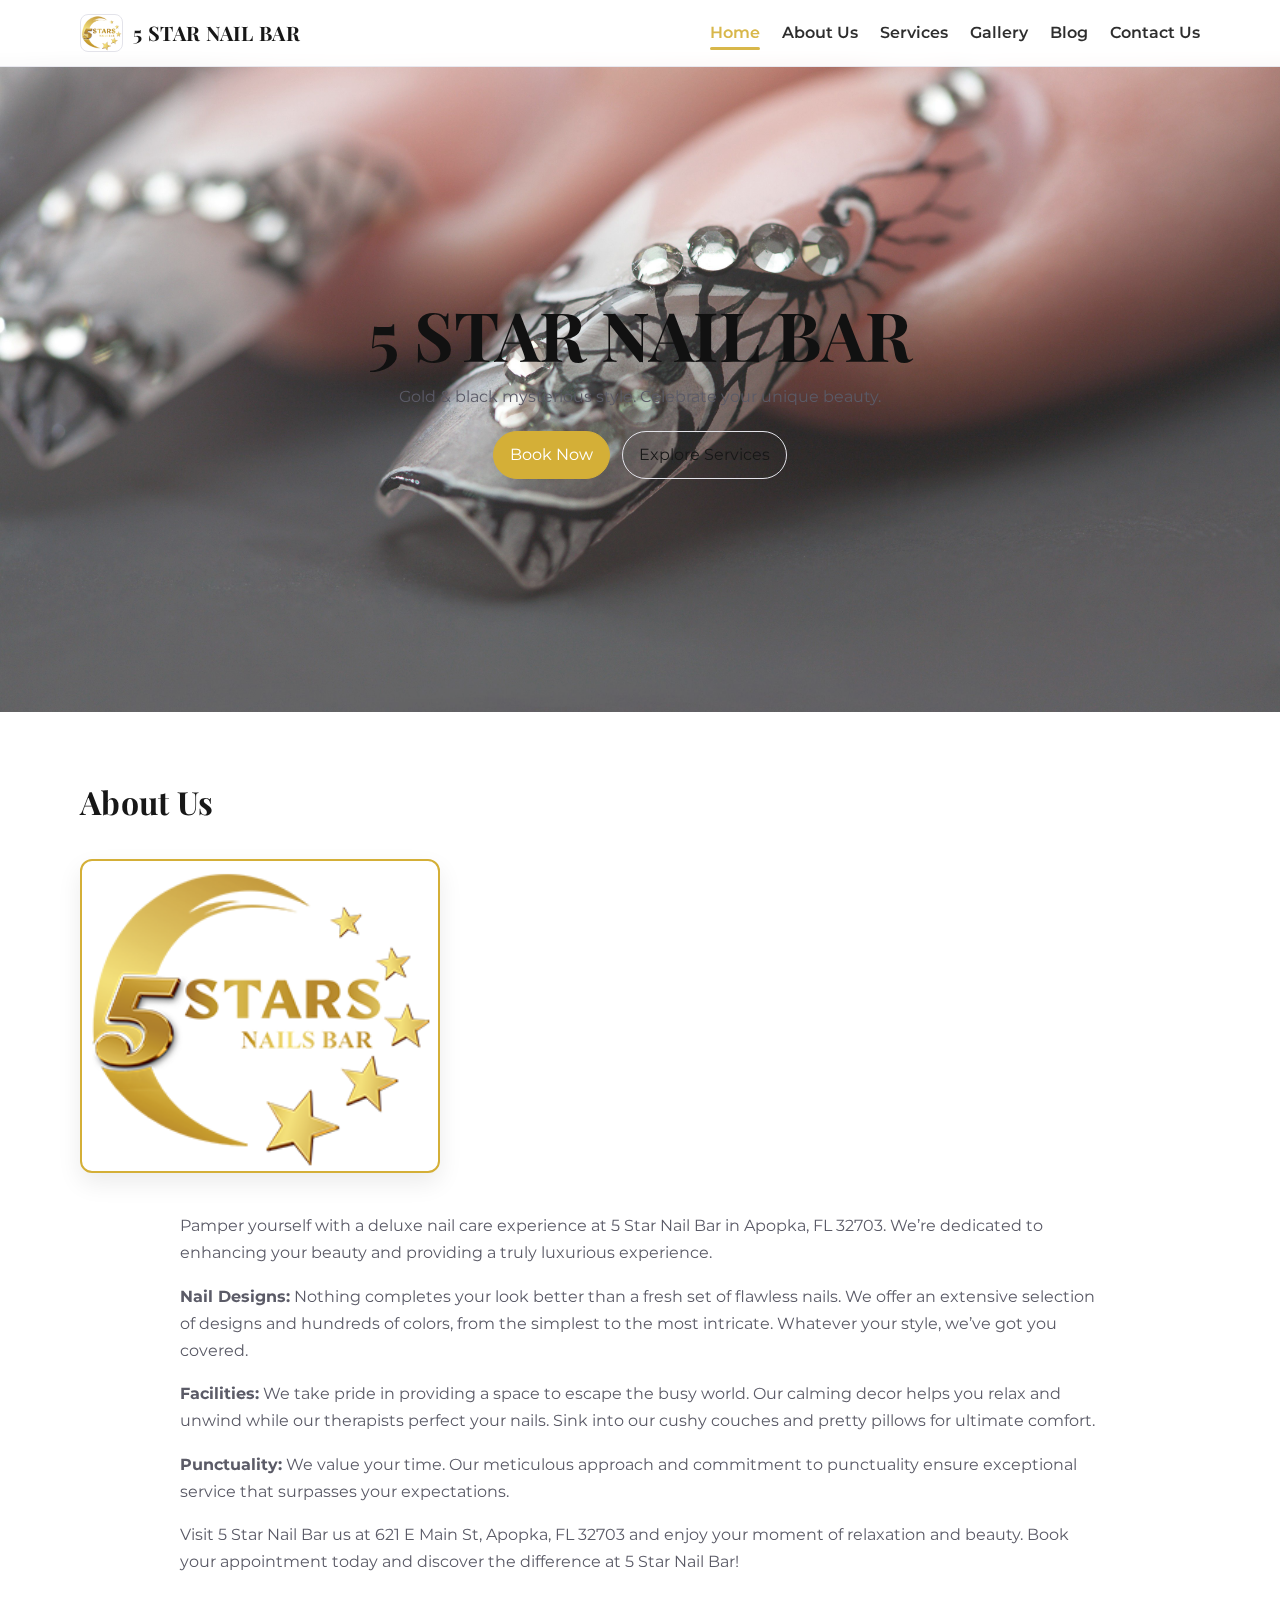
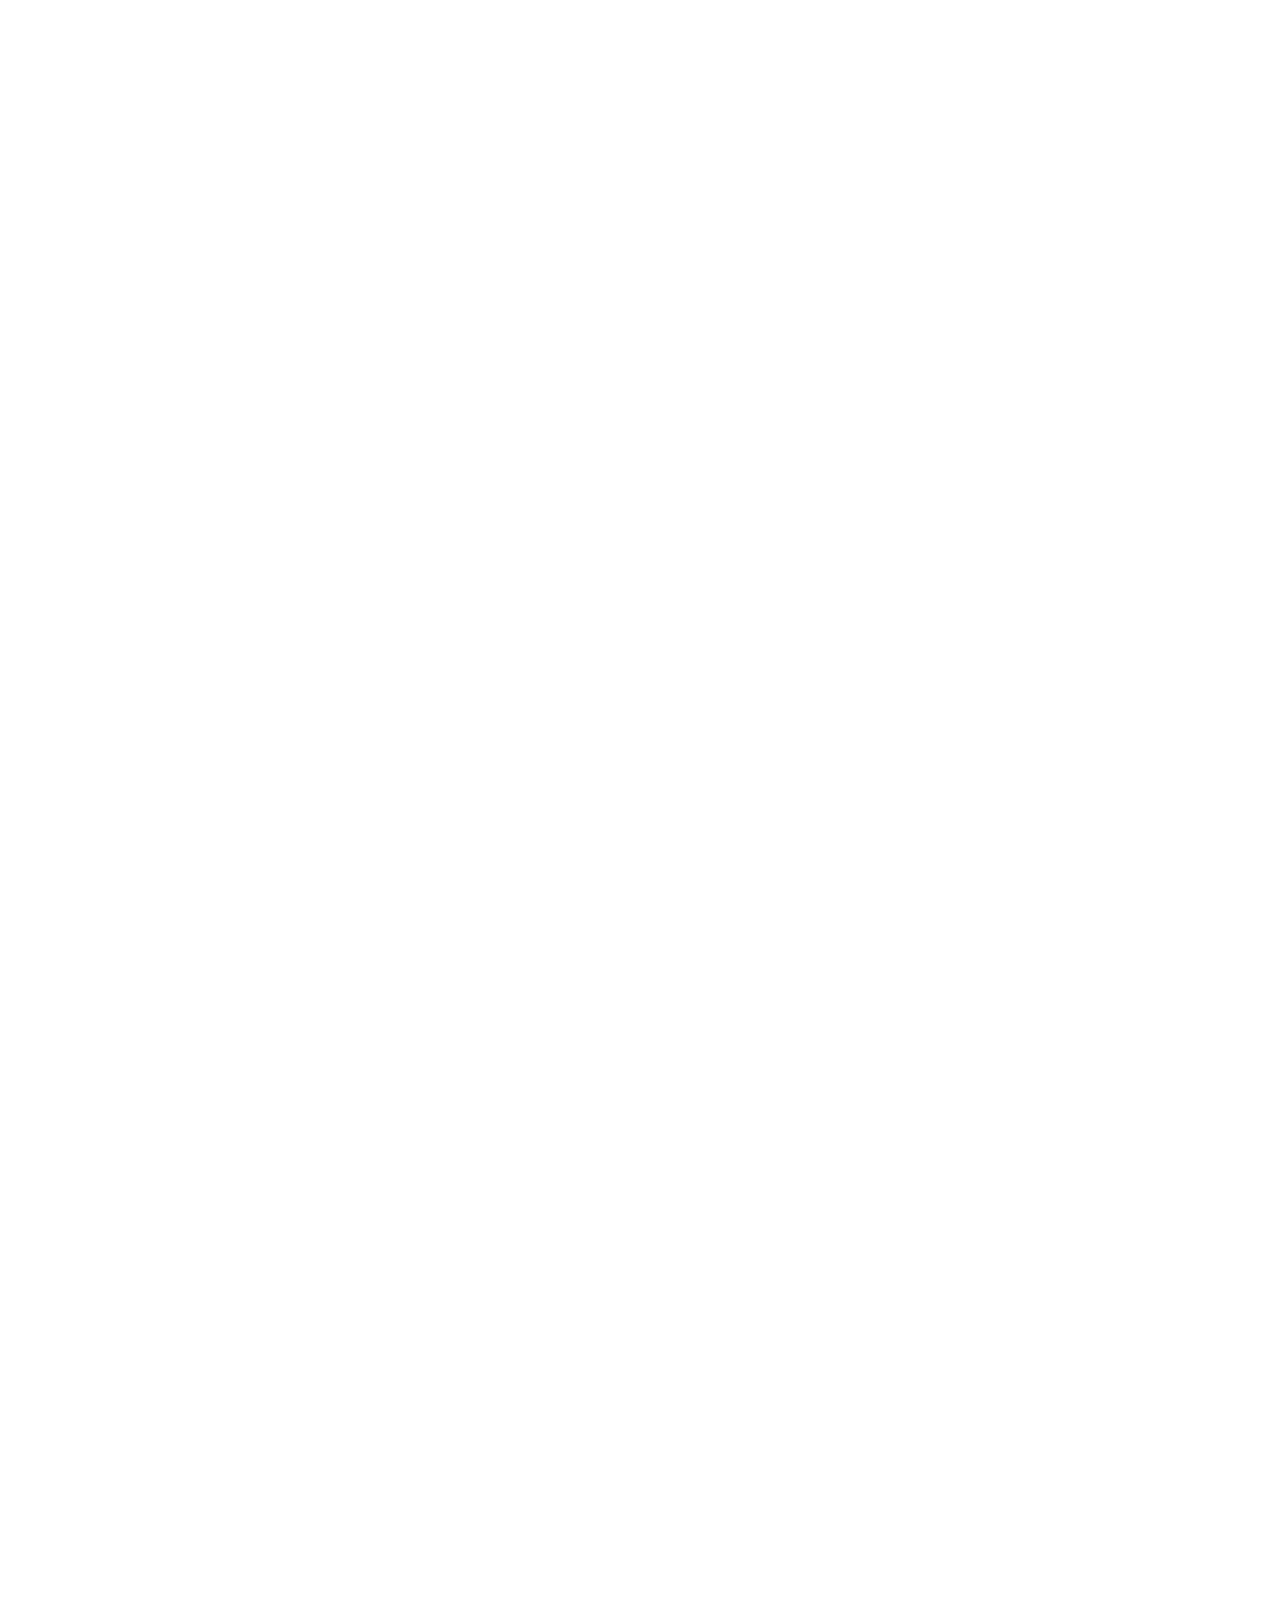
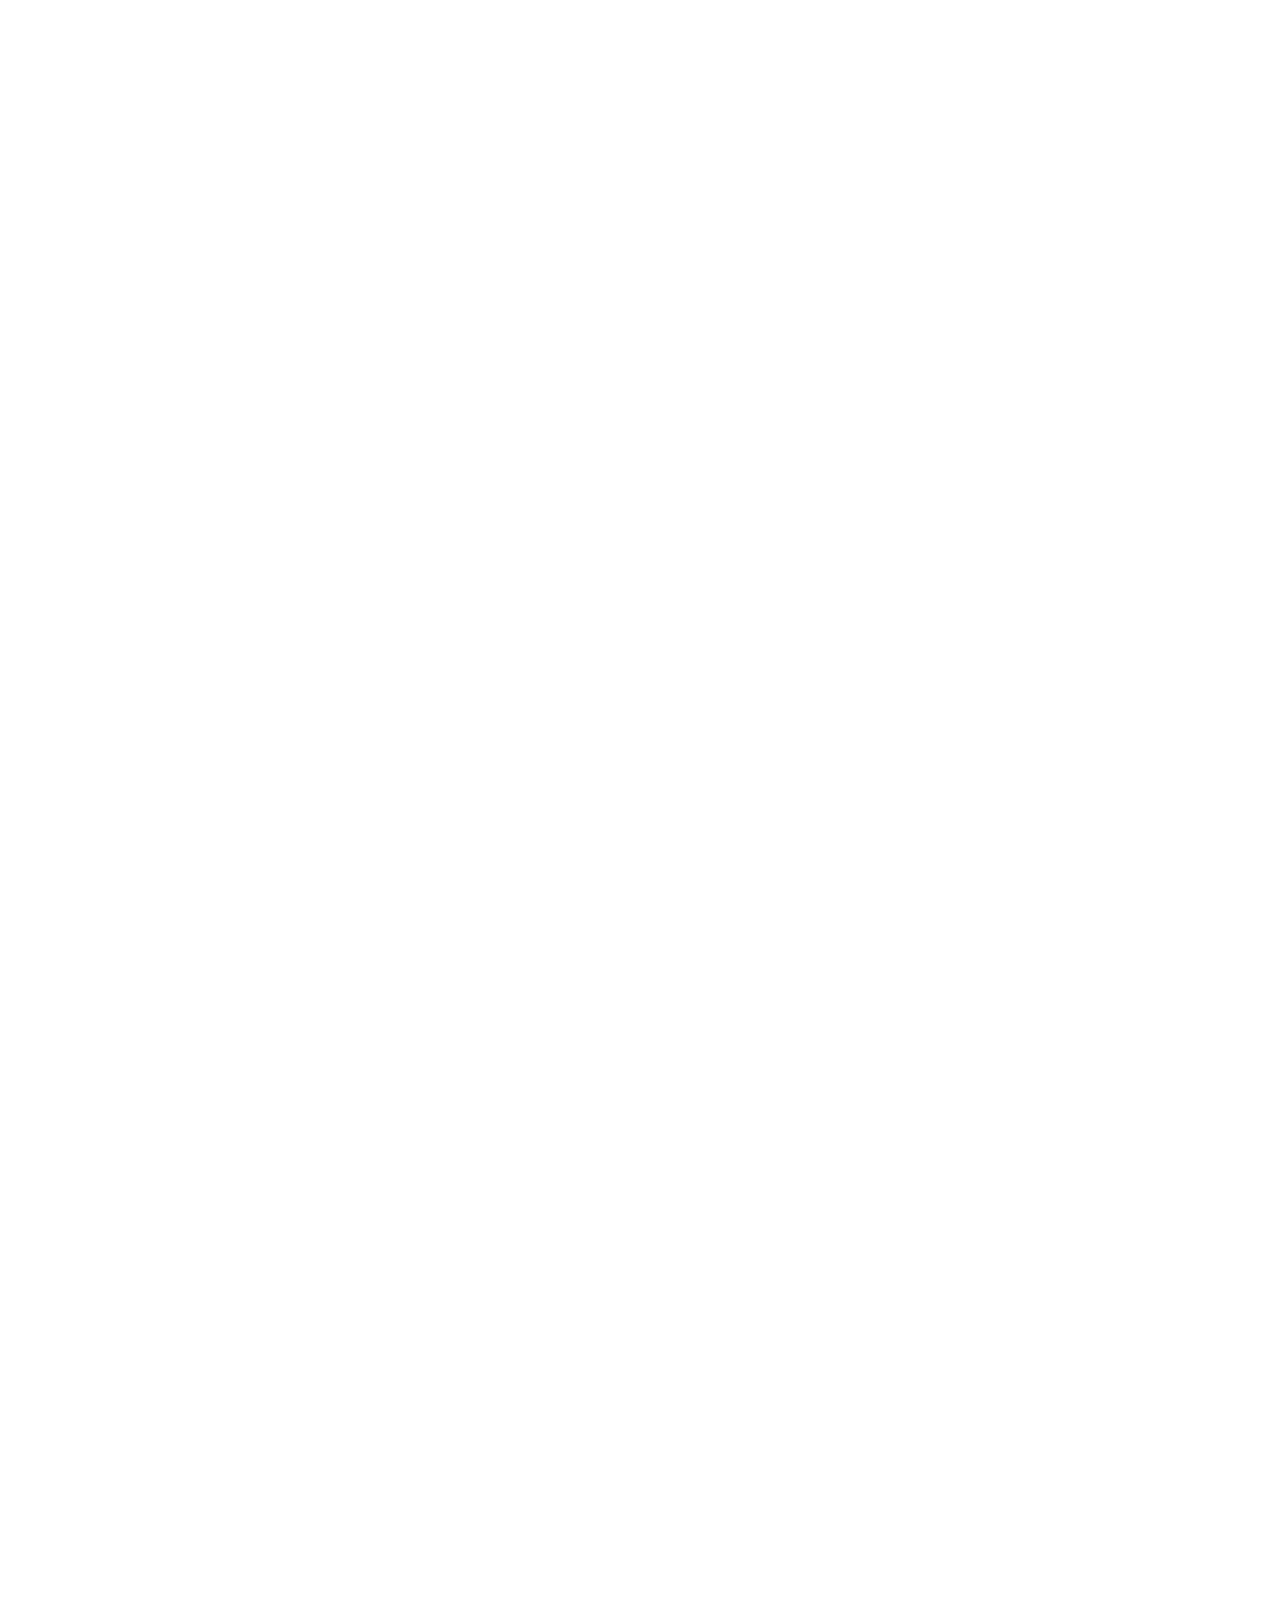
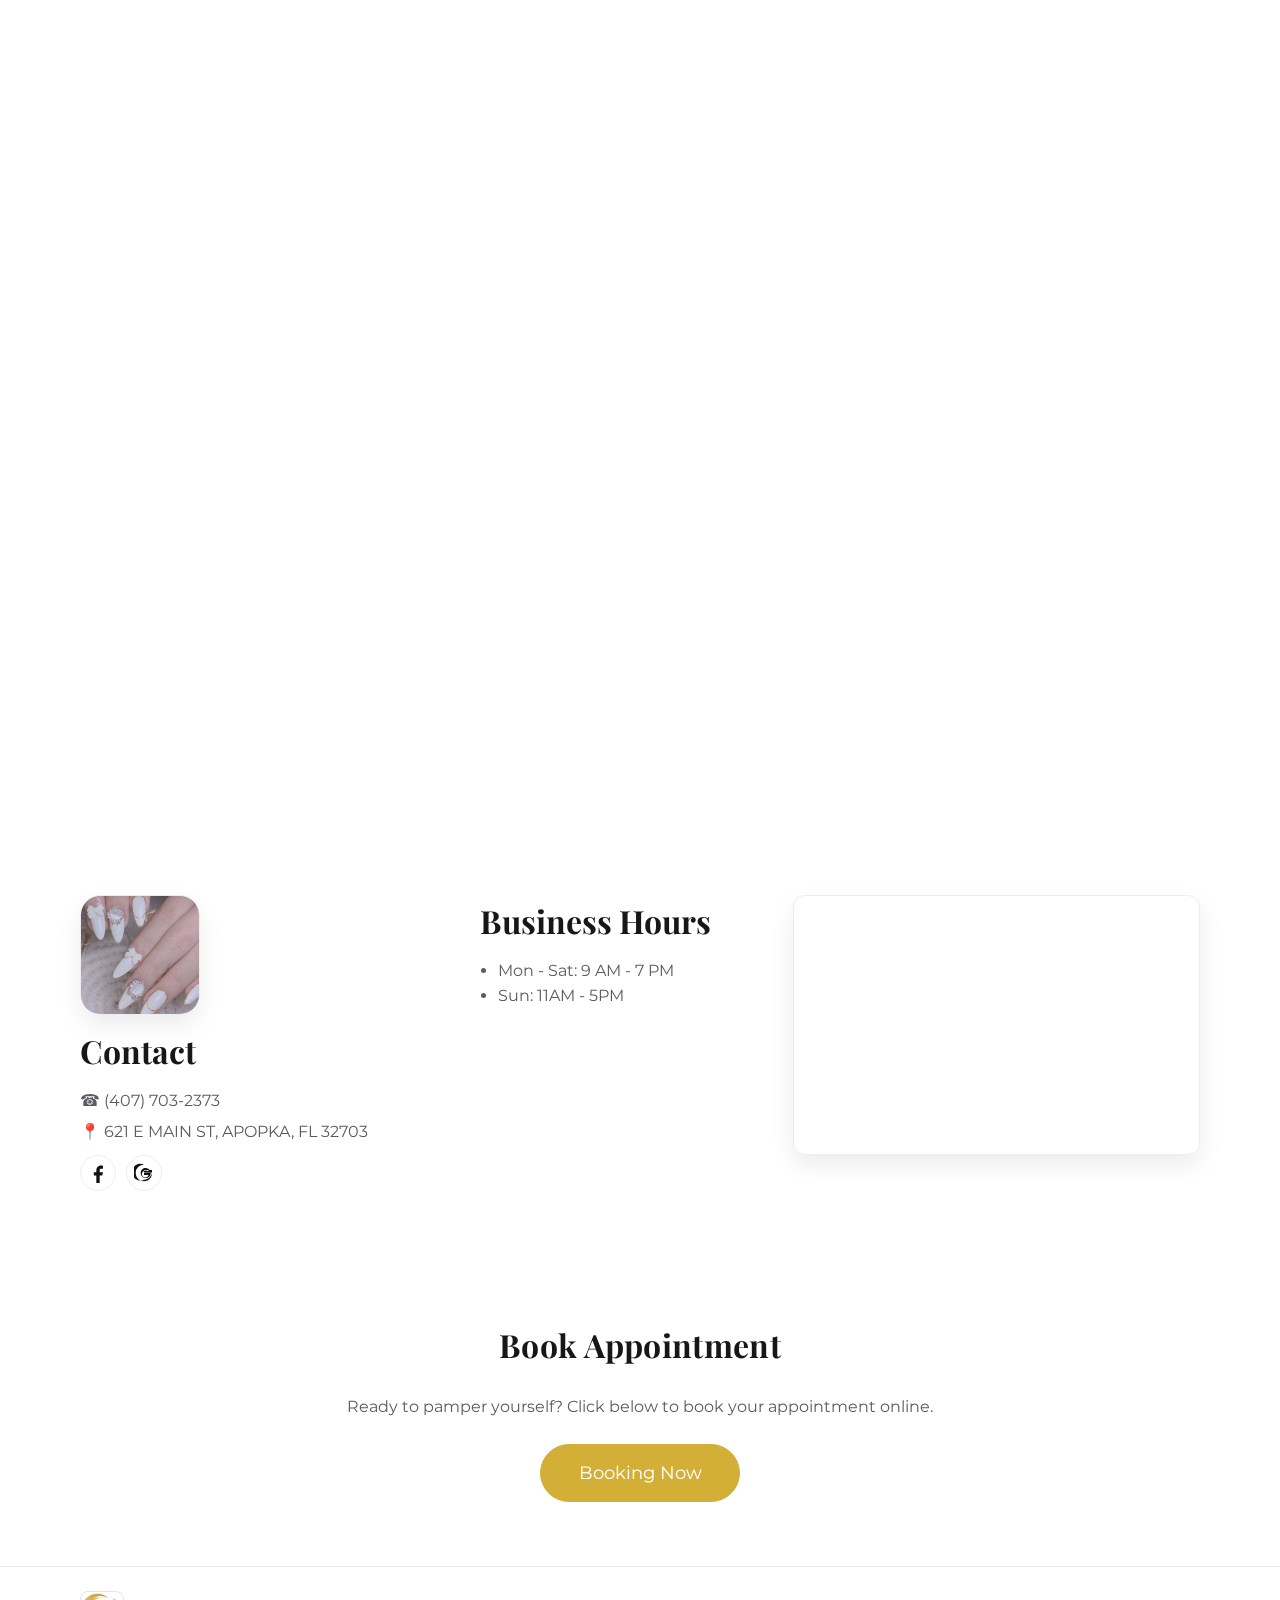
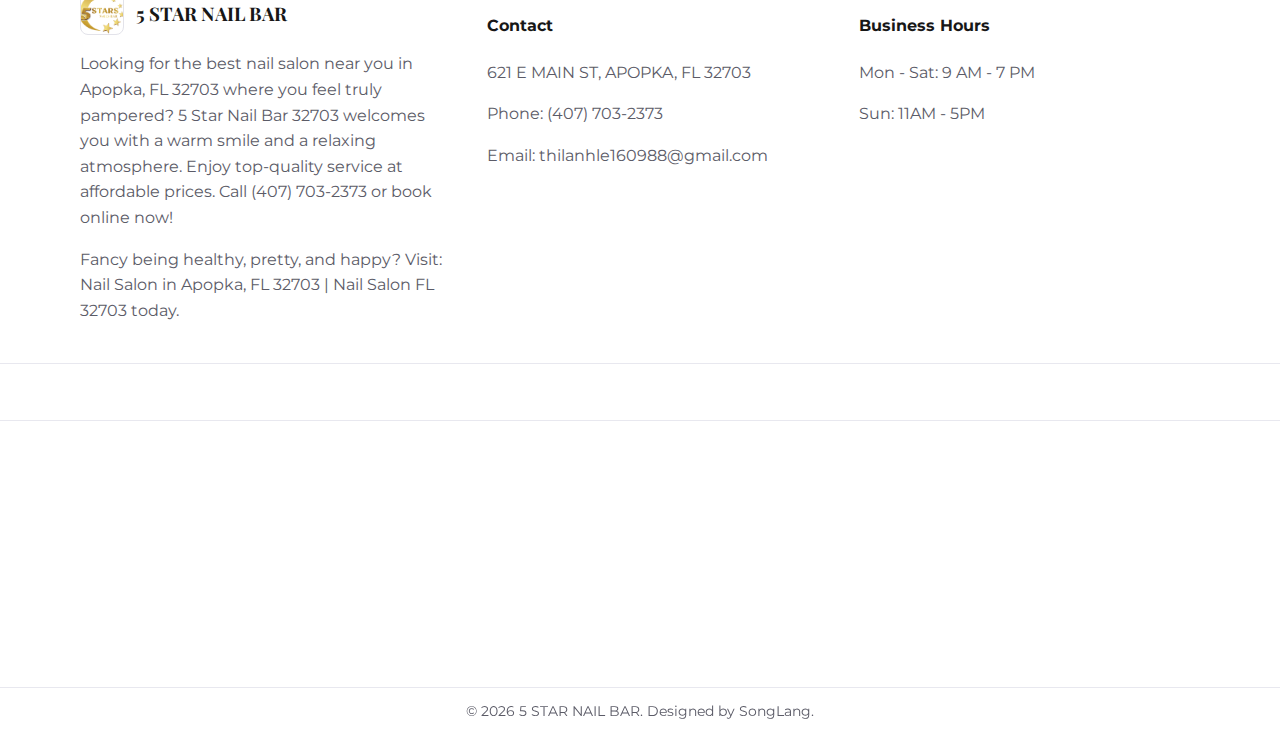
<file: index.html>
<!DOCTYPE html>
<html lang="en">
<head>
    <meta charset="utf-8">
    <meta name="viewport" content="width=device-width, initial-scale=1, maximum-scale=5, user-scalable=yes">
    <title>5 STAR NAIL BAR - Premium Nail Services in USA</title>
    <meta name="description" content="Premium nail salon with gold & black mysterious style. Adult services: nail art, hand care, skin care, nail care. Kids: nail polish, nail care, facial care.">
    <meta name="theme-color" content="#0b0b0e">
    <meta name="apple-mobile-web-app-capable" content="yes">
    <meta name="apple-mobile-web-app-status-bar-style" content="black-translucent">
    <link rel="manifest" href="manifest.webmanifest">
    <link rel="apple-touch-icon" href="icon-192.png">
    <link rel="preconnect" href="https://fonts.googleapis.com">
    <link rel="preconnect" href="https://fonts.gstatic.com" crossorigin>
    <link href="https://fonts.googleapis.com/css2?family=Montserrat:wght@400;500;600;700&family=Playfair+Display:wght@600;700&display=swap" rel="stylesheet">
    <link rel="icon" href="favicon.svg" type="image/svg+xml">
    <link rel="icon" href="logo.jpg" type="image/jpeg">
    <style>
/* Light theme */
:root {
  --bg: #ffffff;
  --bg-elev: #fbfbfc;
  --text: #171717;
  --muted: #5b5b67;
  --gold: #d4af37;
  --gold-2: #b88a2e;
  --shadow: 0 10px 24px rgba(0,0,0,.08);
  --radius: 14px;
  --radius-sm: 10px;
  --container: 1120px;
}

* { box-sizing: border-box; }
html, body { height: 100%; }
 body { margin: 0; background: #ffffff url('anhnen.jpg') center / cover no-repeat; background-attachment: fixed; color: var(--text); font-family: Montserrat, system-ui, -apple-system, Segoe UI, Roboto, Arial, sans-serif; line-height: 1.6; position: relative; animation: pageFade .6s ease both; padding-top: 64px; }
@media (max-width: 680px) {
  body { background-attachment: scroll; }
}
/* White overlay above background image for entire page */
body::before { content: ""; position: fixed; inset: 0; background: #ffffff; opacity: 1; pointer-events: none; z-index: 0; }
/* Ensure content is above the white overlay */
.site-header, .hero, .section, .site-footer { position: relative; z-index: 1; }

.container { width: min(var(--container), 92%); margin: 0 auto; }

/* Header */
.site-header { position: fixed; top: 0; left: 0; right: 0; z-index: 1000; background: rgba(255,255,255,.85); backdrop-filter: blur(8px); border-bottom: 1px solid #e8e8ef; }
.header-inner { display: flex; align-items: center; justify-content: space-between; padding: 14px 0; }
.brand { display: inline-flex; align-items: center; gap: 10px; text-decoration: none; color: var(--text); }
.brand-mark { display: none; }
.brand-logo { height: 38px; width: auto; object-fit: contain; border-radius: 8px; border: 1px solid #e3e3ea; background: #fff; }
.brand-name { font-family: "Playfair Display", serif; font-weight: 700; font-size: 20px; letter-spacing: .3px; }

.nav-toggle { display: none; background: transparent; color: var(--text); border: 1px solid #e3e3ea; padding: 6px 10px; border-radius: 8px; }
.nav-menu { list-style: none; margin: 0; padding: 0; display: flex; gap: 22px; align-items: center; }
.nav-menu a { color: var(--text); text-decoration: none; font-weight: 600; opacity: .9; position: relative; padding-bottom: 10px; }
.nav-menu a.active { color: var(--gold); }
.nav-menu a.active::after { content: ""; position: absolute; left: 0; right: 0; bottom: 2px; height: 3px; background: var(--gold); border-radius: 2px; }
.nav-menu a:hover { color: #111; }

.btn { display: inline-block; padding: 10px 16px; border-radius: 999px; border: 1px solid #e3e3ea; text-decoration: none; color: var(--text); transition: transform .15s ease, background .2s ease, color .2s ease, box-shadow .2s ease; }
.btn:hover { transform: translateY(-2px); box-shadow: 0 10px 20px rgba(0,0,0,.12); }
.btn-gold { background: var(--gold); color: #fff; border-color: var(--gold); }
.btn-gold:hover { background: var(--gold-2); }
.btn-outline { background: transparent; color: var(--text); }
.btn-block { width: 100%; text-align: center; }

/* Hero */
.hero { position: relative; min-height: 72vh; display: grid; place-items: center; }
.hero-img { position: absolute; inset: 0; width: 100%; height: 100%; object-fit: cover; opacity: .85; pointer-events: none; }
.hero-inner { position: relative; text-align: center; padding: 64px 0; }
.hero h1 { font-family: "Playfair Display", serif; font-size: clamp(42px, 6vw, 68px); line-height: 1.1; margin: 0 0 12px; color: #111; }
.glow { color: #111; text-shadow: none; }
.hero p { color: var(--muted); margin: 0 auto 22px; max-width: 820px; }
.hero-cta { display: flex; gap: 12px; justify-content: center; }
.hero-gradient { display: none; }

/* Sections */
.section { padding: 64px 0; }
.section-title { font-family: "Playfair Display", serif; font-size: 32px; margin: 0 0 24px; letter-spacing: .3px; }
 /* Global reveal animation */
 @keyframes pageFade { from { opacity: 0 } to { opacity: 1 } }
 .reveal { opacity: 0; transform: translateY(18px); transition: opacity .7s ease, transform .7s ease; }
 .reveal.visible { opacity: 1; transform: translateY(0); }
 @media (prefers-reduced-motion: reduce) {
   body { animation: none; }
   .reveal { opacity: 1; transform: none; transition: none; }
 }
/* About showcase image */
.about-photo { width: 360px; max-width: 100%; height: auto; border-radius: 12px; border: 2px solid var(--gold); background: #fff; box-shadow: var(--shadow); margin: 8px 0 16px; }

/* Cards */
.cards { display: grid; grid-template-columns: repeat(3, 1fr); gap: 18px; }
.card { background: #fff; border: 1px solid #ececf2; border-radius: var(--radius); padding: 18px; box-shadow: var(--shadow); }
.card h3 { margin: 0 0 6px; }
.card p { margin: 0; color: var(--muted); }
.card-img { width: 100%; aspect-ratio: 16/9; object-fit: cover; border-radius: 10px; margin-bottom: 10px; border: 1px solid rgba(212,175,55,.22); display: block; }

/* Audience tabs */
.tabs { display: inline-flex; gap: 8px; background: #f6f6f8; border: 1px solid #ececf2; padding: 6px; border-radius: 999px; }
.tab { background: transparent; color: var(--text); border: none; padding: 8px 14px; border-radius: 999px; cursor: pointer; font-weight: 600; }
.tab.active { background: #111; color: #fff; border: 1px solid #111; }
.tab-panels { margin-top: 18px; }
.tab-panel { display: none; }
.tab-panel.active { display: block; }
.grid { display: grid; grid-template-columns: repeat(2, 1fr); gap: 18px; }
.service-item { background: var(--bg-elev); border: 1px solid #ececf2; border-radius: var(--radius); padding: 16px; }
.service-item h3 { margin: 0 0 10px; color: #111; }
.service-item ul { margin: 0; padding-left: 18px; color: var(--muted); }

/* Pricing */
.pricing .price-grid { display: grid; grid-template-columns: repeat(4, 1fr); gap: 18px; }
.price-card { background: #fff; border: 1px solid #ececf2; border-radius: var(--radius); padding: 18px; text-align: center; box-shadow: var(--shadow); }
.price { font-size: 28px; margin: 8px 0 6px; color: #111; font-weight: 700; }
/* Pricing menu images */
.menu-images { display: grid; grid-template-columns: 1fr 1fr; gap: 12px; margin-top: 14px; }
.menu-images img { width: 100%; display: block; border: 1px solid #ececf2; border-radius: 12px; box-shadow: var(--shadow); background: #fff; }

/* Gallery */
.gallery-grid { display: grid; grid-template-columns: repeat(3, 1fr); gap: 10px; }
.tile { aspect-ratio: 4/3; border-radius: var(--radius-sm); overflow: hidden; border: 1px solid #ececf2; box-shadow: var(--shadow); background: #f7f7fb; }
.gallery-img { width: 100%; height: 100%; object-fit: cover; display: block; filter: saturate(1.05) contrast(1.02); }

/* Contact */
.contact { position: relative; }
.contact::before { content: ""; position: absolute; inset: 0; background: url('anhnen.jpg') center / cover fixed no-repeat; z-index: -2; }
.contact::after { content: ""; position: absolute; inset: 0; background: rgba(255,255,255,.2); z-index: -1; }
.contact > .container { position: relative; z-index: 1; }
.contact .contact-grid { display: grid; grid-template-columns: 1.3fr 1fr 1.4fr; gap: 22px; align-items: start; }
.contact-title { font-family: "Playfair Display", serif; font-size: 32px; margin: 0 0 12px; }
.contact-logo { width: 120px; height: 120px; object-fit: cover; border-radius: 20px; box-shadow: var(--shadow); border: 1px solid #ececf2; display: block; margin-bottom: 10px; }
.contact-row { margin: 6px 0; color: var(--muted); }
.socials { display: flex; gap: 10px; margin-top: 10px; }
.social { width: 36px; height: 36px; display: grid; place-items: center; border-radius: 50%; border: 1px solid #ececf2; color: #111; text-decoration: none; background: #fff; }
.social:hover { background: #111; color: #fff; }
.hours { margin: 0; padding-left: 18px; color: var(--muted); }
.contact-map iframe { width: 100%; height: 260px; border: 1px solid #ececf2; border-radius: 12px; box-shadow: var(--shadow); }

/* Booking */
.booking-form { display: grid; gap: 14px; background: rgba(255,255,255,.02); border: 1px solid rgba(212,175,55,.18); padding: 16px; border-radius: var(--radius); box-shadow: var(--shadow); }
.form-row { display: grid; grid-template-columns: repeat(2, 1fr); gap: 12px; }
label { display: grid; gap: 6px; font-size: 14px; color: var(--muted); }
input, select, textarea { background: var(--bg-elev); color: var(--text); border: 1px solid #e3e3ea; border-radius: 10px; padding: 10px 12px; font-family: inherit; font-size: 14px; }
input:focus, select:focus, textarea:focus { outline: none; border-color: #111; box-shadow: 0 0 0 3px rgba(0,0,0,.12); }
.form-msg { margin: 6px 0 0; min-height: 20px; font-size: 14px; }

/* Footer */
.site-footer { margin-top: 56px; border-top: 1px solid #e8e8ef; background: transparent; color: var(--text); }
.footer-inner { display: flex; align-items: flex-start; justify-content: space-between; gap: 24px; padding: 24px 0; }
.brand--footer .brand-mark { width: 34px; height: 34px; background: #f3f3f5; border: 1px solid #e8e8ef; }
.footer-grid { display: grid; grid-template-columns: repeat(2, minmax(200px, 1fr)); gap: 12px; }
.site-footer h4 { margin: 0 0 8px; color: var(--text); }
.footer-bottom { text-align: center; color: var(--muted); border-top: 1px solid #e8e8ef; padding: 12px 0; font-size: 14px; }
/* Footer info block */
.footer-info{border-top:1px solid #e8e8ef;border-bottom:1px solid #e8e8ef;background:transparent}
.footer-cols{display:grid;grid-template-columns:1.1fr 1fr 1fr;gap:32px;align-items:start;padding:24px 0}
.footer-brand{display:flex;align-items:center;gap:12px}
.footer-logo{width:44px;height:44px;border-radius:8px;border:1px solid #e3e3ea;object-fit:cover;background:#fff}
.footer-title{font-family:"Playfair Display",serif;font-weight:700;margin:0}
.muted{color:var(--muted)}
/* Promo block */
.promo{margin-top:28px;background:linear-gradient(180deg,#f7fbf4 0%,#f0f6ed 100%);border:1px solid rgba(212,175,55,.25);border-radius:18px;box-shadow:0 14px 32px rgba(0,0,0,.08);padding:24px}
.promo-inner{display:grid;grid-template-columns:320px 1fr;gap:26px;align-items:center}
.promo-img{width:100%;aspect-ratio:1;object-fit:cover;border-radius:50%;border:6px solid #fff;box-shadow:0 12px 28px rgba(0,0,0,.14)}
.promo-copy h3{margin:0 0 10px;font-family:"Playfair Display",serif;font-size:28px;color:#4f6b52}
.promo-copy .badge{display:inline-block;padding:6px 10px;border-radius:999px;background:rgba(212,175,55,.18);color:#4f6b52;font-weight:700;font-size:12px;letter-spacing:.8px;margin-bottom:10px}
.promo-copy p{margin:6px 0;color:#4c5b4f;line-height:1.7}
.promo-actions{display:flex;gap:12px;flex-wrap:wrap;margin-top:12px}
.btn-primary{background:var(--gold);color:#fff;border-color:var(--gold)}
.btn-primary:hover{background:var(--gold-2)}

/* Responsive - Mobile optimized */
@media (max-width: 900px) {
  body { padding-top: 60px; }
  .site-header { padding: 8px 0; }
  .brand-name { font-size: 18px; }
  .hero { min-height: 60vh; }
  .hero-inner { padding: 48px 0; }
  .section { padding: 48px 0; }
  .section-title { font-size: clamp(24px, 5vw, 32px); }
  .cards { grid-template-columns: 1fr 1fr; gap: 14px; }
  .pricing .price-grid { grid-template-columns: 1fr 1fr; gap: 14px; }
  .gallery-grid { grid-template-columns: 1fr 1fr; gap: 10px; }
  .grid { grid-template-columns: 1fr 1fr; gap: 14px; }
  .contact .contact-grid { grid-template-columns: 1fr 1fr; gap: 18px; }
  .contact-title { font-size: clamp(22px, 4vw, 28px); }
  .contact-logo { width: 100px; height: 100px; }
  .footer-cols { grid-template-columns: 1fr 1fr; gap: 24px; }
  .hero-cta { flex-wrap: wrap; gap: 10px; }
  .btn { padding: 12px 20px; font-size: 15px; min-height: 44px; }
  .promo-inner { grid-template-columns: 1fr; gap: 20px; text-align: center; }
  .promo-img { max-width: 280px; margin: 0 auto; }
  .promo-copy h3 { font-size: clamp(22px, 4vw, 26px); }
}
@media (max-width: 680px) {
  body { padding-top: 56px; }
  .site-header { padding: 6px 0; }
  .header-inner { padding: 8px 0; }
  .brand-logo { height: 32px; }
  .brand-name { font-size: 16px; }
  .nav-toggle { display: inline-block; padding: 8px 12px; min-width: 44px; min-height: 44px; }
  .nav-menu { position: fixed; right: 4%; top: 56px; background: rgba(255,255,255,.99); border: 1px solid #e8e8ef; border-radius: 12px; padding: 12px; display: none; flex-direction: column; gap: 6px; width: min(280px, 92vw); box-shadow: 0 8px 24px rgba(0,0,0,.15); }
  .nav-menu.open { display: flex; }
  .nav-menu a { padding: 12px 16px; min-height: 44px; display: flex; align-items: center; }
  .cards { grid-template-columns: 1fr 1fr; gap: 12px; }
  .card { padding: 14px; }
  .pricing .price-grid { grid-template-columns: 1fr 1fr; gap: 12px; }
  .price-card { padding: 14px; }
  .gallery-grid { grid-template-columns: 1fr 1fr; gap: 8px; }
  .form-row { grid-template-columns: 1fr 1fr; gap: 10px; }
  .grid { grid-template-columns: 1fr 1fr; gap: 12px; }
  .contact .contact-grid { grid-template-columns: 1fr; gap: 16px; }
  .contact-title { font-size: clamp(20px, 5vw, 24px); }
  .contact-logo { width: 80px; height: 80px; }
  .contact-row { font-size: 14px; }
  .socials { gap: 8px; }
  .social { width: 40px; height: 40px; }
  .contact-map iframe { height: 200px; }
  .footer-cols { grid-template-columns: 1fr 1fr; gap: 20px; }
  .footer-inner { flex-direction: column; gap: 20px; }
  .hero { min-height: 55vh; }
  .hero h1 { font-size: clamp(28px, 7vw, 42px); }
  .menu-images { grid-template-columns: 1fr; gap: 10px; }
  .about-photo { width: 100%; max-width: 100%; }
  .promo-inner { grid-template-columns: 1fr; gap: 16px; }
  .promo-img { max-width: 240px; }
  .promo-copy h3 { font-size: clamp(20px, 5vw, 24px); }
  .promo-actions { flex-direction: column; }
  .promo-actions .btn { width: 100%; }
}
@media (max-width: 480px) {
  .cards, .pricing .price-grid, .gallery-grid, .grid { grid-template-columns: 1fr; }
  .form-row { grid-template-columns: 1fr; }
  .footer-cols { grid-template-columns: 1fr; }
  .contact .contact-grid { grid-template-columns: 1fr; }
  .contact-map iframe { height: 180px; }
  .section { padding: 32px 0; }
  .hero { min-height: 50vh; padding: 40px 0; }
  .hero-cta { flex-direction: column; }
  .hero-cta .btn { width: 100%; }
}
    </style>
</head>
<body>
    <header class="site-header">
        <div class="container header-inner">
            <a href="#hero" class="brand" aria-label="5 STAR NAIL BAR">
                <img class="brand-logo" src="logo.jpg" alt="5 STAR NAIL BAR">
                <span class="brand-name">5 STAR NAIL BAR</span>
            </a>
            <nav class="nav" aria-label="Main">
                <button class="nav-toggle" aria-expanded="false" aria-controls="nav-menu">☰</button>
                <ul id="nav-menu" class="nav-menu">
                    <li><a href="#hero">Home</a></li>
                    <li><a href="about.html">About Us</a></li>
                    <li><a href="services.html">Services</a></li>
                    <li><a href="gallery.html">Gallery</a></li>
                    <li><a href="#blog">Blog</a></li>
                    <li><a href="#lien-he">Contact Us</a></li>
                </ul>
            </nav>
        </div>
    </header>

    <section id="hero" class="hero">
        <img class="hero-img" src="anhdautrang.jpg" alt="" aria-hidden="true">
        <div class="container hero-inner reveal">
            <h1><span class="glow">5 STAR</span> NAIL BAR</h1>
            <p>Gold & black mysterious style. Celebrate your unique beauty.</p>
            <div class="hero-cta">
                <a href="https://abcapp.us/feedback/appointment?appid=v1vGJAi" target="_blank" rel="noopener noreferrer" class="btn btn-gold">Book Now</a>
                <a href="#dich-vu" class="btn btn-outline">Explore Services</a>
            </div>
        </div>
        <div class="hero-gradient" aria-hidden="true"></div>
    </section>

    <section id="gioi-thieu" class="section about">
        <div class="container reveal">
            <h2 class="section-title">About Us</h2>
            <img src="logo.jpg" alt="Showcase image" class="about-photo">
            <div style="color: var(--muted); max-width: 920px; margin: 0 auto; line-height: 1.7;">
                <p>Pamper yourself with a deluxe nail care experience at 5 Star Nail Bar in Apopka, FL 32703. We’re dedicated to enhancing your beauty and providing a truly luxurious experience.</p>
                <p><strong>Nail Designs:</strong> Nothing completes your look better than a fresh set of flawless nails. We offer an extensive selection of designs and hundreds of colors, from the simplest to the most intricate. Whatever your style, we’ve got you covered.</p>
                <p><strong>Facilities:</strong> We take pride in providing a space to escape the busy world. Our calming decor helps you relax and unwind while our therapists perfect your nails. Sink into our cushy couches and pretty pillows for ultimate comfort.</p>
                <p><strong>Punctuality:</strong> We value your time. Our meticulous approach and commitment to punctuality ensure exceptional service that surpasses your expectations.</p>
                <p>Visit 5 Star Nail Bar us at 621 E Main St, Apopka, FL 32703 and enjoy your moment of relaxation and beauty. Book your appointment today and discover the difference at 5 Star Nail Bar!</p>
            </div>
        </div>
    </section>

    <section id="dich-vu" class="section services">
        <div class="container reveal">
            <h2 class="section-title">Featured Services</h2>
            <div class="cards">
                <article class="card">
                    <img class="card-img" src="w21.jpg" alt="Professional nail art">
                    <h3>Professional Nail Art</h3>
                    <p>Custom designs, long-lasting beauty, premium salon quality.</p>
                </article>
                <article class="card">
                    <img class="card-img" src="w24.png" alt="Hand & skin care">
                    <h3>Hand & Skin Care</h3>
                    <p>Massage, exfoliation, moisturizing, restore natural glow.</p>
                </article>
                <article class="card">
                    <img class="card-img" src="w25.png" alt="Relaxation combo">
                    <h3>Relaxation Combo</h3>
                    <p>60–90 minute sessions to balance mind and body.</p>
                </article>
            </div>
            <div class="promo">
                <div class="promo-inner">
                    <img class="promo-img" src="q8.jpg" alt="Gift certificates and new owner promo">
                    <div class="promo-copy">
                        <span class="badge">EVENT & PROMO</span>
                        <h3>Gift Certificates Available!</h3>
                        <p>We’re pleased to say we are the <strong>NEW OWNER of 5 STAR NAIL BAR</strong>, with more passion for nails and extra dedication for our customers. Don’t miss out the hot promo! Visit us and get yourself pampered from tip to toe.</p>
                        <div class="promo-actions">
                            <a class="btn btn-primary" href="https://abcapp.us/feedback/appointment?appid=v1vGJAi" target="_blank" rel="noopener noreferrer">Book now</a>
                            <a class="btn btn-outline" href="tel:+14077032373">Call (407) 703-2373</a>
                        </div>
                    </div>
                </div>
            </div>
        </div>
    </section>

    <section id="doi-tuong" class="section audience">
        <div class="container reveal">
            <h2 class="section-title">Services by Audience</h2>
            <div class="tabs" role="tablist" aria-label="Select audience">
                <button class="tab active" role="tab" aria-selected="true" aria-controls="tab-adults" id="tab-adults-btn">Adults</button>
                <button class="tab" role="tab" aria-selected="false" aria-controls="tab-kids" id="tab-kids-btn">Kids</button>
            </div>
            <div class="tab-panels">
                <div id="tab-adults" class="tab-panel active" role="tabpanel" aria-labelledby="tab-adults-btn">
                    <div class="grid">
                        <div class="service-item">
                            <h3>Nail Services</h3>
                            <ul>
                                <li>Premium Manicure/ Pedicure</li>
                                <li>Gel/ Acrylic/ Dip Powder</li>
                                <li>Custom Nail Art Design</li>
                            </ul>
                        </div>
                        <div class="service-item">
                            <h3>Hand Care</h3>
                            <ul>
                                <li>Deep hand skin care</li>
                                <li>Relaxing massage & moisturizing</li>
                                <li>Skin restoration treatment</li>
                            </ul>
                        </div>
                        <div class="service-item">
                            <h3>Skin Care</h3>
                            <ul>
                                <li>Cleansing & hydrating facial</li>
                                <li>Basic skin treatment</li>
                                <li>Relaxation with essential oils</li>
                            </ul>
                        </div>
                        <div class="service-item">
                            <h3>Nail Care</h3>
                            <ul>
                                <li>Cuticle care, shaping, buffing</li>
                                <li>Nail strengthening treatment</li>
                                <li>Damaged nail restoration</li>
                            </ul>
                        </div>
                    </div>
                </div>
                <div id="tab-kids" class="tab-panel" role="tabpanel" aria-labelledby="tab-kids-btn">
                    <div class="grid">
                        <div class="service-item">
                            <h3>Nail Polish (Kids)</h3>
                            <ul>
                                <li>Safe, non-toxic nail polish</li>
                                <li>Cute, vibrant designs</li>
                            </ul>
                        </div>
                        <div class="service-item">
                            <h3>Nail Care</h3>
                            <ul>
                                <li>Gentle cleaning</li>
                                <li>Kid-friendly nourishing treatment</li>
                            </ul>
                        </div>
                        <div class="service-item">
                            <h3>Facial Care</h3>
                            <ul>
                                <li>Gentle cleansing</li>
                                <li>Natural face mask</li>
                            </ul>
                        </div>
                    </div>
                </div>
            </div>
        </div>
    </section>

    <section id="bang-gia" class="section pricing">
        <div class="container reveal">
            <h2 class="section-title">Price Guide</h2>
            <div class="price-grid">
                <div class="price-card">
                    <h3>Manicure Gel</h3>
                    <p class="price">$45</p>
                    <p>Cleaning, shaping, premium gel polish.</p>
                </div>
                <div class="price-card">
                    <h3>Pedicure Deluxe</h3>
                    <p class="price">$65</p>
                    <p>Mineral salt soak, exfoliation, massage.</p>
                </div>
                <div class="price-card">
                    <h3>Facial Glow</h3>
                    <p class="price">$80</p>
                    <p>Deep cleansing, hydration, relaxing massage.</p>
                </div>
                <div class="price-card">
                    <h3>Kids Polish</h3>
                    <p class="price">$20</p>
                    <p>Safe polish for kids, cute designs.</p>
                </div>
            </div>
            <div class="menu-images reveal">
                <img src="menu.png" alt="Service menu 1">
                <img src="menu2.png" alt="Service menu 2">
            </div>
        </div>
    </section>

    <section id="blog" class="section blog">
        <div class="container reveal">
            <h2 class="section-title">Blog</h2>
            <div class="cards">
                <article class="card">
                    <h3>Home Nail Care Tips</h3>
                    <p>Small habits that help keep nails healthy and shiny.</p>
                </article>
                <article class="card">
                    <h3>Nail Trends 2025</h3>
                    <p>Standout colors and styles for the new season.</p>
                </article>
                <article class="card">
                    <h3>Choosing the Right Service</h3>
                    <p>Tips for choosing manicure/pedicure, gel, or skin care.</p>
                </article>
            </div>
        </div>
    </section>

    <section id="thu-vien" class="section gallery">
        <div class="container reveal">
            <h2 class="section-title">Design Gallery</h2>
            <div id="gallery" class="gallery-grid"></div>
        </div>
    </section>

    <section id="lien-he" class="section contact">
        <div class="container">
            <div class="contact-grid">
                <div class="contact-brand">
                    <img class="contact-logo" src="w21.jpg" alt="5 STAR NAIL BAR logo">
                    <h2 class="contact-title">Contact</h2>
                    <p class="contact-row">☎ (407) 703-2373</p>
                    <p class="contact-row">📍 621 E MAIN ST, APOPKA, FL 32703</p>
                    <div class="socials">
                        <a href="https://www.facebook.com/5starnailbarapopka" target="_blank" rel="noopener noreferrer" aria-label="Facebook" class="social">
                            <svg viewBox="0 0 24 24" width="20" height="20" fill="currentColor"><path d="M13 3h4a1 1 0 0 1 1 1v3h-3c-.55 0-1 .45-1 1v3h4l-1 4h-3v9h-4v-9H7v-4h3V8.5A5.5 5.5 0 0 1 15.5 3H17"/></svg>
                        </a>
                        <a href="https://www.google.com/search?q=5+Star+Nail+Bar+Apopka+FL+32703&ludocid=6332876811964097371&lsig=AB86z5VWB0qkQeEKSFLA_2hWEz7v" target="_blank" rel="noopener noreferrer" aria-label="Google" class="social">
                            <svg viewBox="0 0 24 24" width="20" height="20" fill="currentColor" aria-hidden="true">
                                <path d="M12 2a10 10 0 1 0 0 20c5.2 0 9.5-3.9 9.5-9 0-.6-.1-1.1-.2-1.6h-9.3v3h5.4c-.3 1.7-1.9 3-3.9 3-2.3 0-4.1-1.8-4.1-4.1S11.7 9 14 9c1 0 1.9.4 2.5 1l2-2.1C17.5 6.9 15.9 6 14 6c-3.3 0-6 2.5-6 5.9s2.7 6.1 6.1 6.1c3.5 0 6-2.4 6-5.8 0-.4-.1-.9-.1-1.2L12 10.9V8.4h9.5c.1.5.2 1 .2 1.6 0 5.5-4.3 10-9.7 10A10 10 0 1 1 12 2Z"/>
                            </svg>
                        </a>
                    </div>
                </div>
                <div class="contact-hours">
                    <h2 class="contact-title">Business Hours</h2>
                    <ul class="hours">
                        <li>Mon - Sat: 9 AM - 7 PM</li>
                        <li>Sun: 11AM - 5PM</li>
                    </ul>
                </div>
                <div class="contact-map">
                    <iframe title="Map" src="https://www.google.com/maps/embed?pb=!1m18!1m12!1m3!1d3503.1234567890!2d-81.4977491!3d28.6741252!2m3!1f0!2f0!3f0!3m2!1i1024!2i768!4f13.1!3m3!1m2!1s0x88e7774a9298abe1%3A0x57e2e5e84f6da35b!2s5%20Star%20Nail%20Bar!5e0!3m2!1sen!2sus!4v1736380800000!5m2!1sen!2sus" loading="lazy" referrerpolicy="no-referrer-when-downgrade"></iframe>
                </div>
            </div>
        </div>
    </section>

    <section id="dat-lich" class="section booking">
        <div class="container" style="text-align: center;">
            <h2 class="section-title">Book Appointment</h2>
            <p style="color: var(--muted); margin-bottom: 24px; max-width: 600px; margin-left: auto; margin-right: auto;">Ready to pamper yourself? Click below to book your appointment online.</p>
            <a href="https://abcapp.us/feedback/appointment?appid=v1vGJAi" target="_blank" rel="noopener noreferrer" class="btn btn-gold" style="font-size: 18px; padding: 14px 32px; min-width: 200px;">Booking Now</a>
        </div>
    </section>

    <section class="footer-info">
        <div class="container footer-cols">
            <div>
                <div class="footer-brand">
                    <img src="logo.jpg" alt="5 STAR NAIL BAR" class="footer-logo">
                    <h3 class="footer-title">5 STAR NAIL BAR</h3>
                </div>
                <p class="muted">Looking for the best nail salon near you in Apopka, FL 32703 where you feel truly pampered? 5 Star Nail Bar 32703 welcomes you with a warm smile and a relaxing atmosphere. Enjoy top-quality service at affordable prices. Call (407) 703-2373 or book online now!</p>
                <p class="muted">Fancy being healthy, pretty, and happy? Visit: Nail Salon in Apopka, FL 32703 | Nail Salon FL 32703 today.</p>
            </div>
            <div>
                <h4>Contact</h4>
                <p class="muted">621 E MAIN ST, APOPKA, FL 32703</p>
                <p class="muted">Phone: (407) 703-2373</p>
                <p class="muted">Email: thilanhle160988@gmail.com</p>
            </div>
            <div>
                <h4>Business Hours</h4>
                <p class="muted">Mon - Sat: 9 AM - 7 PM</p>
                <p class="muted">Sun: 11AM - 5PM</p>
            </div>
        </div>
    </section>

    <footer class="site-footer">
         <div class="container footer-inner reveal">
            <div>
                <div class="brand brand--footer">
                    <img class="brand-logo" src="logo.jpg" alt="5 STAR NAIL BAR">
                    <span class="brand-name">5 STAR NAIL BAR</span>
                </div>
                <p>Looking for the best nail salon near you in Apopka, FL 32703 where you feel truly pampered? 5 Star Nail Bar 32703 welcomes you with a warm smile and a relaxing atmosphere. Enjoy top-quality service at affordable prices. Call (407) 703-2373 or book online now!</p>
            </div>
            <div class="footer-grid">
                <div>
                    <h4>Contact</h4>
                    <p>621 E MAIN ST, APOPKA, FL 32703</p>
                    <p>Phone: (407) 703-2373</p>
                    <p>Email: thilanhle160988@gmail.com</p>
                </div>
                <div>
                    <h4>Business Hours</h4>
                    <p>Mon - Sat: 9 AM - 7 PM</p>
                    <p>Sun: 11AM - 5PM</p>
                </div>
            </div>
        </div>
        <div class="footer-bottom">© <span id="year"></span> 5 STAR NAIL BAR. Designed by SongLang.</div>
    </footer>

    <script>
// Navigation toggle
const navToggle = document.querySelector('.nav-toggle');
const navMenu = document.getElementById('nav-menu');
if (navToggle && navMenu) {
  navToggle.addEventListener('click', () => {
    const expanded = navToggle.getAttribute('aria-expanded') === 'true';
    navToggle.setAttribute('aria-expanded', String(!expanded));
    navMenu.classList.toggle('open');
  });
}

// Smooth anchor scroll
document.querySelectorAll('a[href^="#"]').forEach(a => {
  a.addEventListener('click', (e) => {
    const id = a.getAttribute('href').slice(1);
    const el = document.getElementById(id);
    if (el) {
      e.preventDefault();
      el.scrollIntoView({ behavior: 'smooth', block: 'start' });
      navMenu?.classList.remove('open');
      navToggle?.setAttribute('aria-expanded', 'false');
    }
  });
});

// Tabs: Adults vs Kids
const tabAdultsBtn = document.getElementById('tab-adults-btn');
const tabKidsBtn = document.getElementById('tab-kids-btn');
const tabAdults = document.getElementById('tab-adults');
const tabKids = document.getElementById('tab-kids');

function setActiveTab(type) {
  const isAdults = type === 'adults';
  tabAdultsBtn?.classList.toggle('active', isAdults);
  tabKidsBtn?.classList.toggle('active', !isAdults);
  tabAdults?.classList.toggle('active', isAdults);
  tabKids?.classList.toggle('active', !isAdults);
  tabAdultsBtn?.setAttribute('aria-selected', String(isAdults));
  tabKidsBtn?.setAttribute('aria-selected', String(!isAdults));
}

tabAdultsBtn?.addEventListener('click', () => setActiveTab('adults'));
tabKidsBtn?.addEventListener('click', () => setActiveTab('kids'));

// Gallery render (edit paths below to update images)
const GALLERY_IMAGES = [
  'w1.png',
  'w2.png',
  'w3.png',
  'w4.png',
  'w5.png',
  'w6.png'
];
const galleryEl = document.getElementById('gallery');
if (galleryEl) {
  galleryEl.innerHTML = GALLERY_IMAGES.map((src, i) => (
    `<figure class="tile"><img class="gallery-img" src="${src}" alt="Nail design ${i+1}" loading="lazy"></figure>`
  )).join('');
}


// Footer year & PWA registration
const yearEl = document.getElementById('year');
if (yearEl) yearEl.textContent = String(new Date().getFullYear());

// Register service worker
if ('serviceWorker' in navigator) {
  window.addEventListener('load', () => {
    navigator.serviceWorker.register('./sw.js').catch(() => {});
  });
}

// Reveal on scroll for a pleasant page-wide animation
const toReveal = document.querySelectorAll('.reveal, .card, .price-card, .service-item, .tile, .contact-grid > *');
const io = new IntersectionObserver((entries) => {
  entries.forEach((entry) => {
    if (entry.isIntersecting) {
      entry.target.classList.add('visible');
      io.unobserve(entry.target);
    }
  });
}, { threshold: 0.12 });
toReveal.forEach(el => io.observe(el));

// Active underline for nav links while viewing section
const navLinks = document.querySelectorAll('.nav-menu a[href^="#"]');
function setActiveLinkByHash(hash){
  navLinks.forEach(l => l.classList.toggle('active', l.getAttribute('href') === hash));
}
navLinks.forEach(link => {
  link.addEventListener('click', () => setActiveLinkByHash(link.getAttribute('href')));
});
// Observe sections corresponding to hash links
const sections = Array.from(navLinks).map(l => document.querySelector(l.getAttribute('href'))).filter(Boolean);
const ioNav = new IntersectionObserver((entries) => {
  entries.forEach(e => { if (e.isIntersecting) setActiveLinkByHash('#'+e.target.id); });
}, {threshold: 0.55});
sections.forEach(sec => ioNav.observe(sec));
    </script>
</body>
</html>
</file>
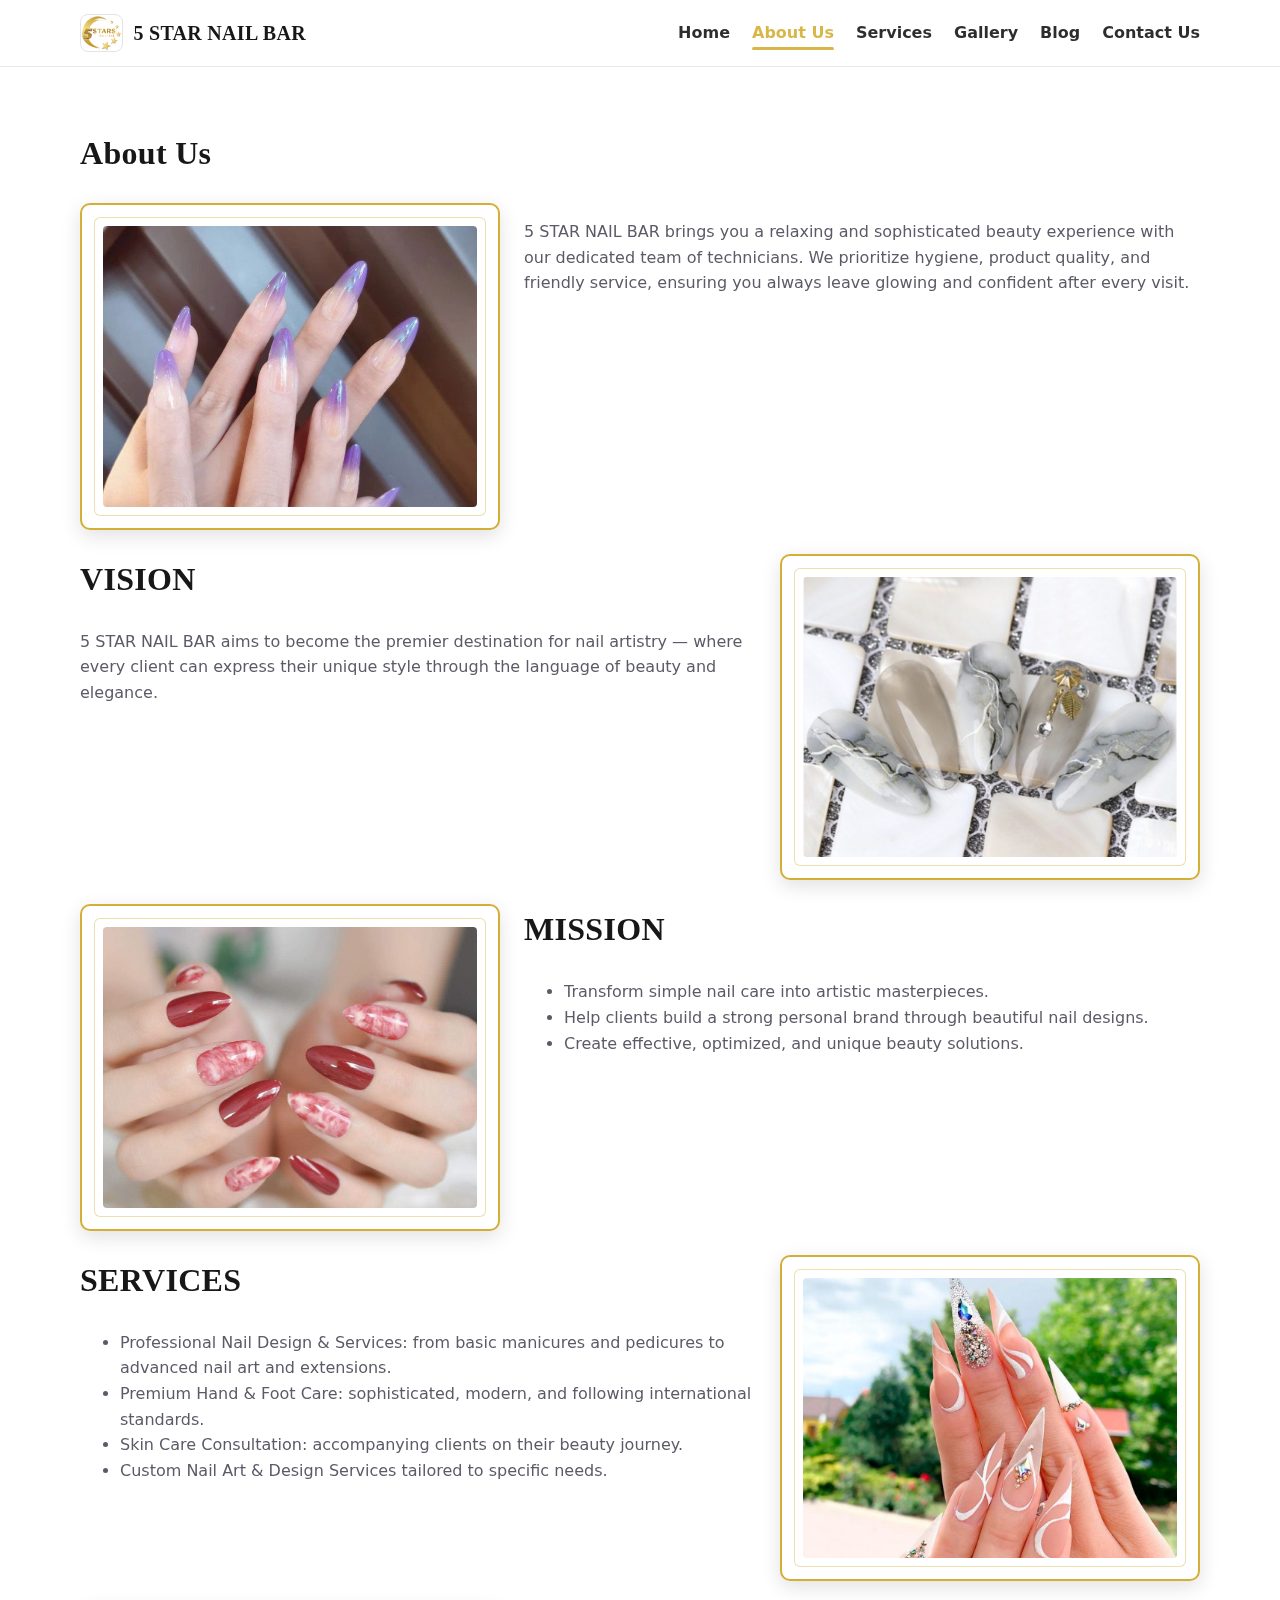
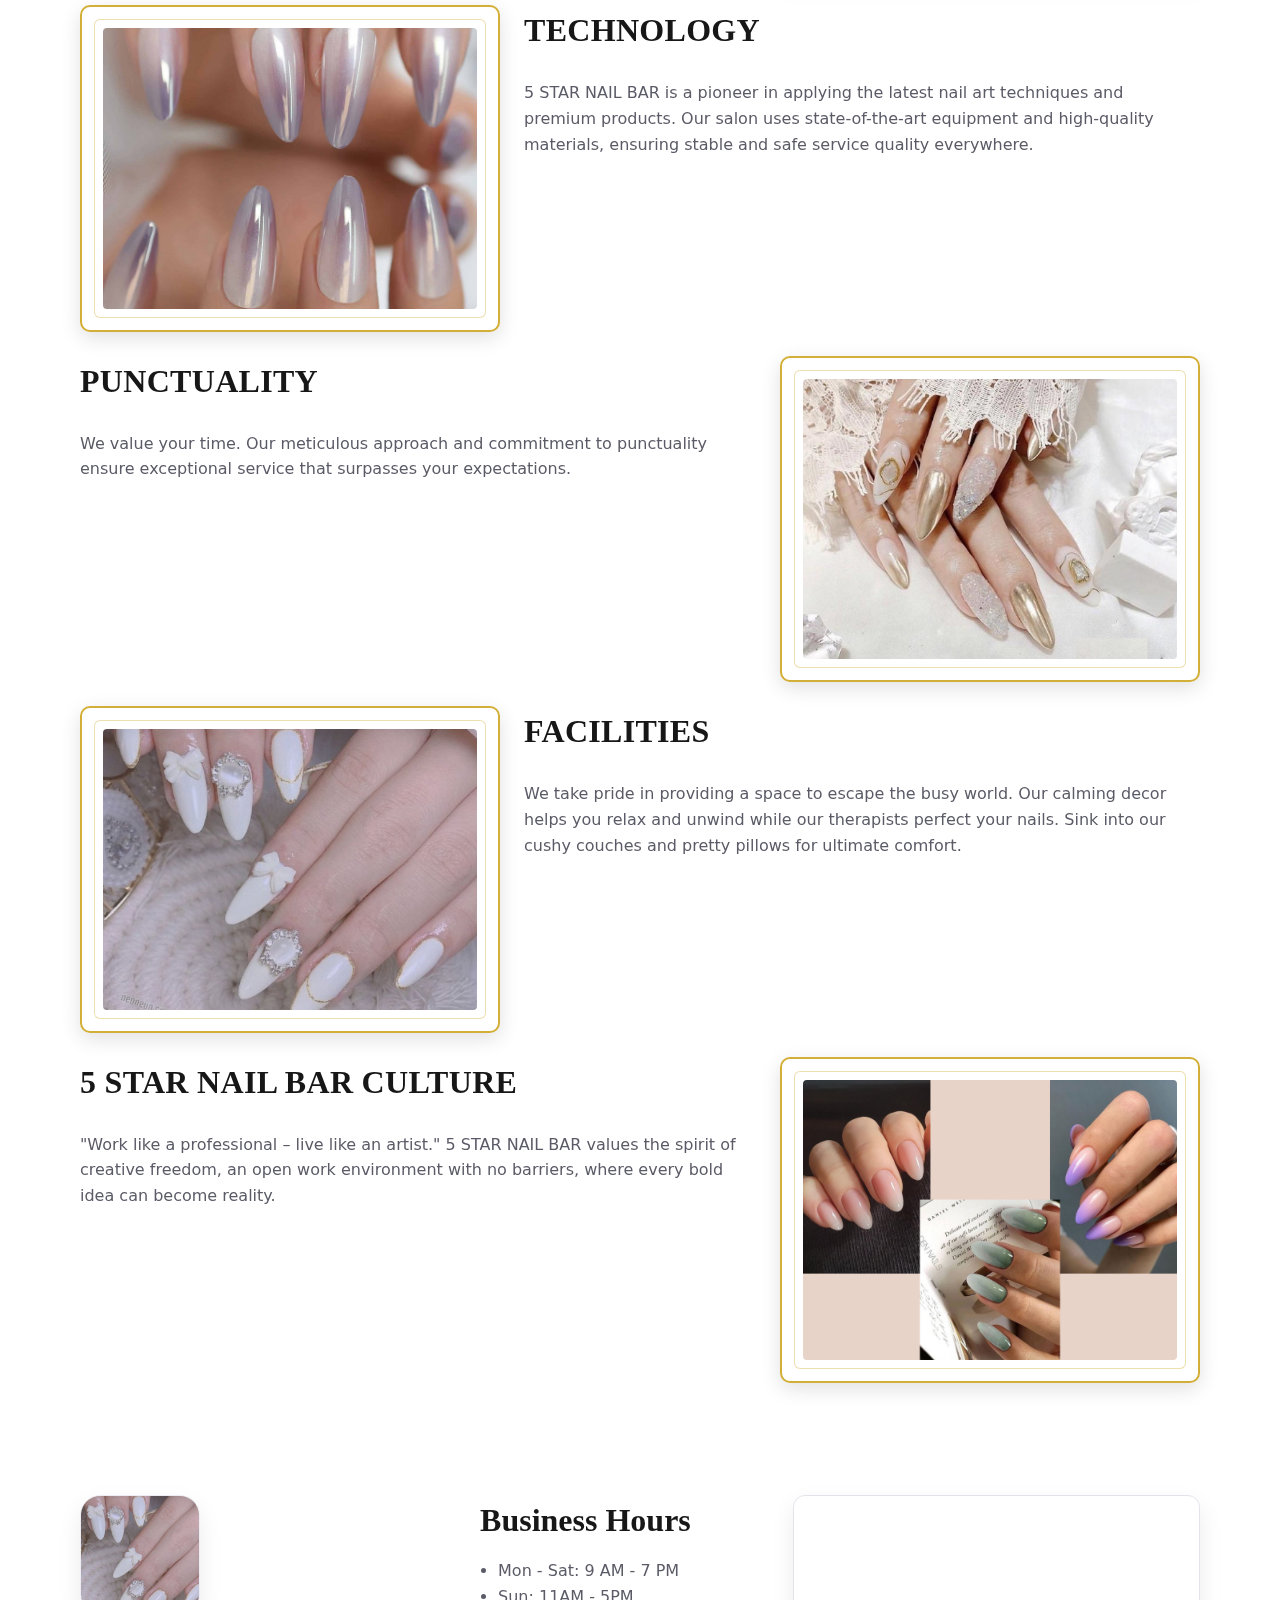
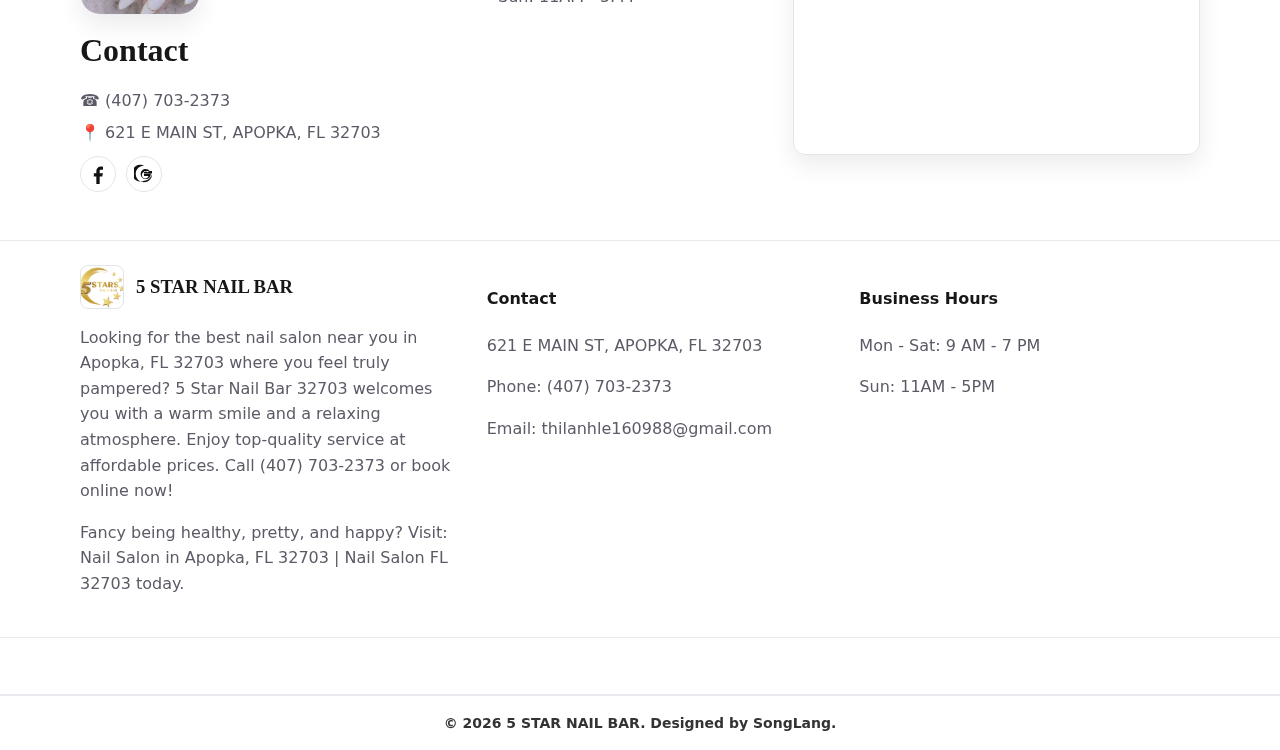
<file: about.html>
<!DOCTYPE html>
<html lang="en">
<head>
    <meta charset="utf-8">
    <meta name="viewport" content="width=device-width, initial-scale=1, maximum-scale=5, user-scalable=yes">
    <title>About Us | 5 STAR NAIL BAR</title>
    <meta name="description" content="About 5 STAR NAIL BAR - premium modern style nail salon.">
    <meta name="theme-color" content="#0b0b0e">
    <link rel="manifest" href="manifest.webmanifest">
    <link rel="apple-touch-icon" href="icon-192.png">
    <link rel="preconnect" href="https://fonts.googleapis.com">
    <link rel="preconnect" href="https://fonts.gstatic.com" crossorigin>
    <link href="https://fonts.googleapis.com/css2?family=Montserrat:wght@400;500;600;700&family=Playfair+Display:wght@600;700&display=swap" rel="stylesheet">
    <link rel="icon" href="favicon.svg" type="image/svg+xml">
    <link rel="icon" href="logo.jpg" type="image/jpeg">
    <style>
    :root{--bg:#ffffff;--bg-elev:#fbfbfc;--text:#171717;--muted:#5b5b67;--gold:#d4af37;--gold-2:#b88a2e;--shadow:0 10px 24px rgba(0,0,0,.08);--radius:14px;--radius-sm:10px;--container:1120px}
    *{box-sizing:border-box}html,body{height:100%}
    body{margin:0;background:#ffffff url('anhnen.jpg') center/cover no-repeat;background-attachment:fixed;color:var(--text);font-family:Montserrat,system-ui,-apple-system,Segoe UI,Roboto,Arial,sans-serif;line-height:1.6;position:relative;display:flex;flex-direction:column;min-height:100vh}
    @media(max-width:680px){body{background-attachment:scroll}}
    body::before{content:"";position:fixed;inset:0;background:#ffffff;opacity:1;pointer-events:none;z-index:0}
    .site-header{position:fixed;top:0;left:0;right:0;z-index:1000;background:rgba(255,255,255,.85);backdrop-filter:blur(8px);border-bottom:1px solid #e8e8ef}
    body{padding-top:64px}
    .container{width:min(var(--container),92%);margin:0 auto}
    .header-inner{display:flex;align-items:center;justify-content:space-between;padding:14px 0}
    .brand{display:inline-flex;align-items:center;gap:10px;text-decoration:none;color:var(--text)}
    .brand-logo{height:38px;width:auto;object-fit:contain;border-radius:8px;border:1px solid #e3e3ea;background:#fff}
    .brand-name{font-family:"Playfair Display",serif;font-weight:700;font-size:20px;letter-spacing:.3px}
    .nav-toggle{display:none;background:transparent;color:var(--text);border:1px solid #e3e3ea;padding:8px 12px;border-radius:8px;cursor:pointer;min-width:44px;min-height:44px}
    .nav-menu{list-style:none;margin:0;padding:0;display:flex;gap:22px;align-items:center}
    .nav-menu a{color:var(--text);text-decoration:none;font-weight:600;opacity:.9;position:relative;padding-bottom:10px}
    .nav-menu a.active{color:var(--gold)}
    .nav-menu a.active::after{content:"";position:absolute;left:0;right:0;bottom:2px;height:3px;background:var(--gold);border-radius:2px}
    .nav-menu a:hover{color:#111}
    .section{padding:64px 0;position:relative;z-index:1}
    .main{flex:1}
    .section-title{font-family:"Playfair Display",serif;font-size:32px;margin:0 0 24px;letter-spacing:.3px}
    /* Framed image */
    .about-block{display:grid;grid-template-columns:420px 1fr;gap:24px;align-items:start;margin-top:24px}
    /* Alternate left-right layout */
    .about-block:nth-of-type(even){grid-template-columns:1fr 420px}
    .about-block:nth-of-type(even) .photo-frame{order:2}
    .photo-frame{background:#fff;border:2px solid var(--gold);border-radius:10px;padding:12px;box-shadow:0 6px 20px rgba(0,0,0,.12)}
    .photo-frame-inner{background:#fff;border-radius:6px;padding:8px;border:1px solid rgba(212,175,55,.4)}
    .photo{display:block;width:100%;aspect-ratio:4/3;object-fit:cover;border-radius:4px}
    @media (max-width: 900px){.about-block{grid-template-columns:1fr}}
    .site-footer{margin-top:56px;border-top:1px solid #e8e8ef;background:transparent;color:var(--text);position:relative;z-index:1}
    .footer-inner{display:flex;align-items:flex-start;justify-content:space-between;gap:24px;padding:24px 0}
    .brand--footer .brand-logo{width:34px;height:34px}
    .footer-grid{display:grid;grid-template-columns:repeat(2,minmax(200px,1fr));gap:12px}
    .footer-bottom{text-align:center;color:#333;border-top:1px solid #e8e8ef;padding:16px 0;font-size:14px;font-weight:600;background:transparent;position:relative;z-index:1}
    /* Footer info block */
    .footer-info{border-top:1px solid #e8e8ef;border-bottom:1px solid #e8e8ef;background:transparent;position:relative;z-index:1}
    .footer-cols{display:grid;grid-template-columns:1.1fr 1fr 1fr;gap:32px;align-items:start;padding:24px 0}
    .footer-brand{display:flex;align-items:center;gap:12px}
    .footer-logo{width:44px;height:44px;border-radius:8px;border:1px solid #e3e3ea;object-fit:cover;background:#fff}
    .footer-title{font-family:"Playfair Display",serif;font-weight:700;margin:0}
    .muted{color:var(--muted)}
    .contact{position:relative;padding:48px 0}
    .contact::before{content:"";position:absolute;inset:0;background:url('anhnen.jpg') center/cover fixed no-repeat;z-index:-2;opacity:.25}
    .contact::after{content:"";position:absolute;inset:0;background:rgba(255,255,255,.35);z-index:-1}
    .contact>.container{position:relative;z-index:1}
    .contact .contact-grid{display:grid;grid-template-columns:1.3fr 1fr 1.4fr;gap:22px;align-items:start}
    .contact-title{font-family:"Playfair Display",serif;font-size:32px;margin:0 0 12px}
    .contact-logo{width:120px;height:120px;object-fit:cover;border-radius:20px;box-shadow:0 10px 24px rgba(0,0,0,.08);border:1px solid #ececf2;display:block;margin-bottom:10px}
    .contact-row{margin:6px 0;color:var(--muted)}
    .socials{display:flex;gap:10px;margin-top:10px}
    .social{width:36px;height:36px;display:grid;place-items:center;border-radius:50%;border:1px solid #e3e3ea;color:#111;text-decoration:none;background:#fff}
    .social:hover{background:#111;color:#fff}
    .hours{margin:0;padding-left:18px;color:var(--muted)}
    .contact-map iframe{width:100%;height:260px;border:1px solid #e3e3ea;border-radius:12px;box-shadow:0 10px 24px rgba(0,0,0,.08)}
    @media(max-width:900px){
      .contact .contact-grid{grid-template-columns:1fr 1fr;gap:18px}
      .contact-title{font-size:clamp(22px,4vw,28px)}
      .contact-logo{width:100px;height:100px}
      .section{padding:40px 0}
      .section-title{font-size:clamp(24px,5vw,32px)}
    }
    @media(max-width:680px){
      body{padding-top:56px}
      .site-header{padding:6px 0}
      .brand-logo{height:32px}
      .brand-name{font-size:16px}
      .nav-toggle{display:inline-block}
      .nav-menu{position:fixed;right:4%;top:56px;background:rgba(255,255,255,.99);border:1px solid #e8e8ef;border-radius:12px;padding:12px;display:none;flex-direction:column;gap:6px;width:min(280px,92vw);box-shadow:0 8px 24px rgba(0,0,0,.15)}
      .nav-menu.open{display:flex}
      .nav-menu a{padding:12px 16px;min-height:44px;display:flex;align-items:center}
      .section{padding:32px 0}
      .section-title{font-size:clamp(22px,5vw,28px)}
      .about-block{grid-template-columns:1fr!important;gap:16px}
      .about-block .photo-frame{order:-1}
      .contact .contact-grid{grid-template-columns:1fr;gap:16px}
      .contact-title{font-size:clamp(20px,5vw,24px)}
      .contact-logo{width:80px;height:80px}
      .contact-row{font-size:14px}
      .socials{gap:8px}
      .social{width:40px;height:40px}
      .contact-map iframe{height:200px}
      .footer-cols{grid-template-columns:1fr 1fr;gap:20px}
    }
    @media(max-width:480px){
      .footer-cols{grid-template-columns:1fr}
      .contact .contact-grid{grid-template-columns:1fr}
      .contact-map iframe{height:180px}
      .section{padding:28px 0}
      .about-block .photo-frame{max-width:100%}
    }
    </style>
</head>
<body>
    <header class="site-header">
        <div class="container header-inner">
            <a href="index.html#hero" class="brand" aria-label="5 STAR NAIL BAR">
                <img class="brand-logo" src="logo.jpg" alt="5 STAR NAIL BAR">
                <span class="brand-name">5 STAR NAIL BAR</span>
            </a>
            <nav class="nav" aria-label="Main">
                <button class="nav-toggle" aria-expanded="false" aria-controls="nav-menu">☰</button>
                <ul id="nav-menu" class="nav-menu">
                    <li><a href="index.html#hero">Home</a></li>
                    <li><a href="about.html">About Us</a></li>
                    <li><a href="services.html">Services</a></li>
                    <li><a href="gallery.html">Gallery</a></li>
                    <li><a href="index.html#blog">Blog</a></li>
                    <li><a href="index.html#lien-he">Contact Us</a></li>
                </ul>
            </nav>
        </div>
    </header>

    <main class="main">
    <section class="section">
        <div class="container">
            <h1 class="section-title">About Us</h1>
            <div class="about-block">
              <div class="photo-frame"><div class="photo-frame-inner"><img class="photo" src="w27.png" alt="About"></div></div>
              <div>
            <p style="color:var(--muted);max-width:860px">
                5 STAR NAIL BAR brings you a relaxing and sophisticated beauty experience with our dedicated team of
                technicians. We prioritize hygiene, product quality, and friendly service, ensuring
                you always leave glowing and confident after every visit.
            </p>
              </div>
            </div>

            <div class="about-block">
              <div class="photo-frame"><div class="photo-frame-inner"><img class="photo" src="w26.jpg" alt="Vision"></div></div>
              <div>
              <h2 class="section-title" style="margin-top:0">VISION</h2>
              <p style="color:var(--muted);max-width:860px">5 STAR NAIL BAR aims to become the premier destination for nail artistry — where every client can express their unique style through the language of beauty and elegance.</p>
              </div>
            </div>

            <div class="about-block">
              <div class="photo-frame"><div class="photo-frame-inner"><img class="photo" src="w25.png" alt="Mission"></div></div>
              <div>
              <h2 class="section-title" style="margin-top:0">MISSION</h2>
              <ul style="color:var(--muted);max-width:860px">
                <li>Transform simple nail care into artistic masterpieces.</li>
                <li>Help clients build a strong personal brand through beautiful nail designs.</li>
                <li>Create effective, optimized, and unique beauty solutions.</li>
            </ul>
              </div>
            </div>

            <div class="about-block">
              <div class="photo-frame"><div class="photo-frame-inner"><img class="photo" src="w24.png" alt="Services"></div></div>
              <div>
              <h2 class="section-title" style="margin-top:0">SERVICES</h2>
              <ul style="color:var(--muted);max-width:860px">
                <li>Professional Nail Design & Services: from basic manicures and pedicures to advanced nail art and extensions.</li>
                <li>Premium Hand & Foot Care: sophisticated, modern, and following international standards.</li>
                <li>Skin Care Consultation: accompanying clients on their beauty journey.</li>
                <li>Custom Nail Art & Design Services tailored to specific needs.</li>
            </ul>
              </div>
            </div>

            <div class="about-block">
              <div class="photo-frame"><div class="photo-frame-inner"><img class="photo" src="w23.png" alt="Technology"></div></div>
              <div>
              <h2 class="section-title" style="margin-top:0">TECHNOLOGY</h2>
              <p style="color:var(--muted);max-width:860px">5 STAR NAIL BAR is a pioneer in applying the latest nail art techniques and premium products. Our salon uses state-of-the-art equipment and high-quality materials, ensuring stable and safe service quality everywhere.</p>
              </div>
            </div>

            <div class="about-block">
              <div class="photo-frame"><div class="photo-frame-inner"><img class="photo" src="w22.png" alt="Team"></div></div>
              <div>
              <h2 class="section-title" style="margin-top:0">PUNCTUALITY</h2>
              <p style="color:var(--muted);max-width:860px">We value your time. Our meticulous approach and commitment to punctuality ensure exceptional service that surpasses your expectations.</p>
              </div>
            </div>

            <div class="about-block">
              <div class="photo-frame"><div class="photo-frame-inner"><img class="photo" src="w21.jpg" alt="Achievements"></div></div>
              <div>
              <h2 class="section-title" style="margin-top:0">FACILITIES</h2>
              <p style="color:var(--muted);max-width:860px">
                We take pride in providing a space to escape the busy world. Our calming decor helps you relax and unwind while our therapists perfect your nails. Sink into our cushy couches and pretty pillows for ultimate comfort.
              </p>
              </div>
            </div>

            <div class="about-block">
              <div class="photo-frame"><div class="photo-frame-inner"><img class="photo" src="w20.png" alt="Culture"></div></div>
              <div>
              <h2 class="section-title" style="margin-top:0">5 STAR NAIL BAR CULTURE</h2>
              <p style="color:var(--muted);max-width:860px">"Work like a professional – live like an artist." 5 STAR NAIL BAR values the spirit of creative freedom, an open work environment with no barriers, where every bold idea can become reality.</p>
              </div>
            </div>
        </div>
    </section>
    </main>

    <section id="lien-he" class="section contact">
        <div class="container">
            <div class="contact-grid">
                <div class="contact-brand">
                    <img class="contact-logo" src="w21.jpg" alt="5 STAR NAIL BAR logo">
                    <h2 class="contact-title">Contact</h2>
                    <p class="contact-row">☎ (407) 703-2373</p>
                    <p class="contact-row">📍 621 E MAIN ST, APOPKA, FL 32703</p>
                    <div class="socials">
                        <a href="https://www.facebook.com/5starnailbarapopka" target="_blank" rel="noopener noreferrer" aria-label="Facebook" class="social">
                            <svg viewBox="0 0 24 24" width="20" height="20" fill="currentColor"><path d="M13 3h4a1 1 0 0 1 1 1v3h-3c-.55 0-1 .45-1 1v3h4l-1 4h-3v9h-4v-9H7v-4h3V8.5A5.5 5.5 0 0 1 15.5 3H17"/></svg>
                        </a>
                        <a href="https://www.google.com/search?q=5+Star+Nail+Bar+Apopka+FL+32703&ludocid=6332876811964097371&lsig=AB86z5VWB0qkQeEKSFLA_2hWEz7v" target="_blank" rel="noopener noreferrer" aria-label="Google" class="social">
                            <svg viewBox="0 0 24 24" width="20" height="20" fill="currentColor" aria-hidden="true">
                                <path d="M12 2a10 10 0 1 0 0 20c5.2 0 9.5-3.9 9.5-9 0-.6-.1-1.1-.2-1.6h-9.3v3h5.4c-.3 1.7-1.9 3-3.9 3-2.3 0-4.1-1.8-4.1-4.1S11.7 9 14 9c1 0 1.9.4 2.5 1l2-2.1C17.5 6.9 15.9 6 14 6c-3.3 0-6 2.5-6 5.9s2.7 6.1 6.1 6.1c3.5 0 6-2.4 6-5.8 0-.4-.1-.9-.1-1.2L12 10.9V8.4h9.5c.1.5.2 1 .2 1.6 0 5.5-4.3 10-9.7 10A10 10 0 1 1 12 2Z"/>
                            </svg>
                        </a>
                    </div>
                </div>
                <div class="contact-hours">
                    <h2 class="contact-title">Business Hours</h2>
                    <ul class="hours">
                        <li>Mon - Sat: 9 AM - 7 PM</li>
                        <li>Sun: 11AM - 5PM</li>
                    </ul>
                </div>
                <div class="contact-map">
                    <iframe title="Map" src="https://www.google.com/maps/embed?pb=!1m18!1m12!1m3!1d3503.1234567890!2d-81.4977491!3d28.6741252!2m3!1f0!2f0!3f0!3m2!1i1024!2i768!4f13.1!3m3!1m2!1s0x88e7774a9298abe1%3A0x57e2e5e84f6da35b!2s5%20Star%20Nail%20Bar!5e0!3m2!1sen!2sus!4v1736380800000!5m2!1sen!2sus" loading="lazy" referrerpolicy="no-referrer-when-downgrade"></iframe>
                </div>
            </div>
        </div>
    </section>

    <section class="footer-info">
        <div class="container footer-cols">
            <div>
                <div class="footer-brand">
                    <img src="logo.jpg" alt="5 STAR NAIL BAR" class="footer-logo">
                    <h3 class="footer-title">5 STAR NAIL BAR</h3>
                </div>
                <p class="muted">Looking for the best nail salon near you in Apopka, FL 32703 where you feel truly pampered? 5 Star Nail Bar 32703 welcomes you with a warm smile and a relaxing atmosphere. Enjoy top-quality service at affordable prices. Call (407) 703-2373 or book online now!</p>
                <p class="muted">Fancy being healthy, pretty, and happy? Visit: Nail Salon in Apopka, FL 32703 | Nail Salon FL 32703 today.</p>
            </div>
            <div>
                <h4>Contact</h4>
                <p class="muted">621 E MAIN ST, APOPKA, FL 32703</p>
                <p class="muted">Phone: (407) 703-2373</p>
                <p class="muted">Email: thilanhle160988@gmail.com</p>
            </div>
            <div>
                <h4>Business Hours</h4>
                <p class="muted">Mon - Sat: 9 AM - 7 PM</p>
                <p class="muted">Sun: 11AM - 5PM</p>
            </div>
        </div>
    </section>

    <footer class="site-footer">
        <div class="footer-bottom">© <span id="year"></span> 5 STAR NAIL BAR. Designed by SongLang.</div>
    </footer>

    <script>
    const yearEl=document.getElementById('year'); if(yearEl) yearEl.textContent=String(new Date().getFullYear());
    // Mobile menu toggle
    const navToggle=document.querySelector('.nav-toggle');
    const navMenu=document.getElementById('nav-menu');
    navToggle?.addEventListener('click',()=>{
      const expanded=navToggle.getAttribute('aria-expanded')==='true';
      navToggle.setAttribute('aria-expanded',String(!expanded));
      navMenu?.classList.toggle('open');
    });
    // Set active menu item based on current path
    (function(){
      const links=document.querySelectorAll('.nav-menu a');
      const path=location.pathname.split('/').pop()||'index.html';
      links.forEach(l=>{
        const href=l.getAttribute('href');
        if(href && !href.startsWith('#')){
          const file=href.split('/').pop();
          if(file===path) l.classList.add('active');
        }
      });
    })();
    </script>
</body>
</html>
</file>
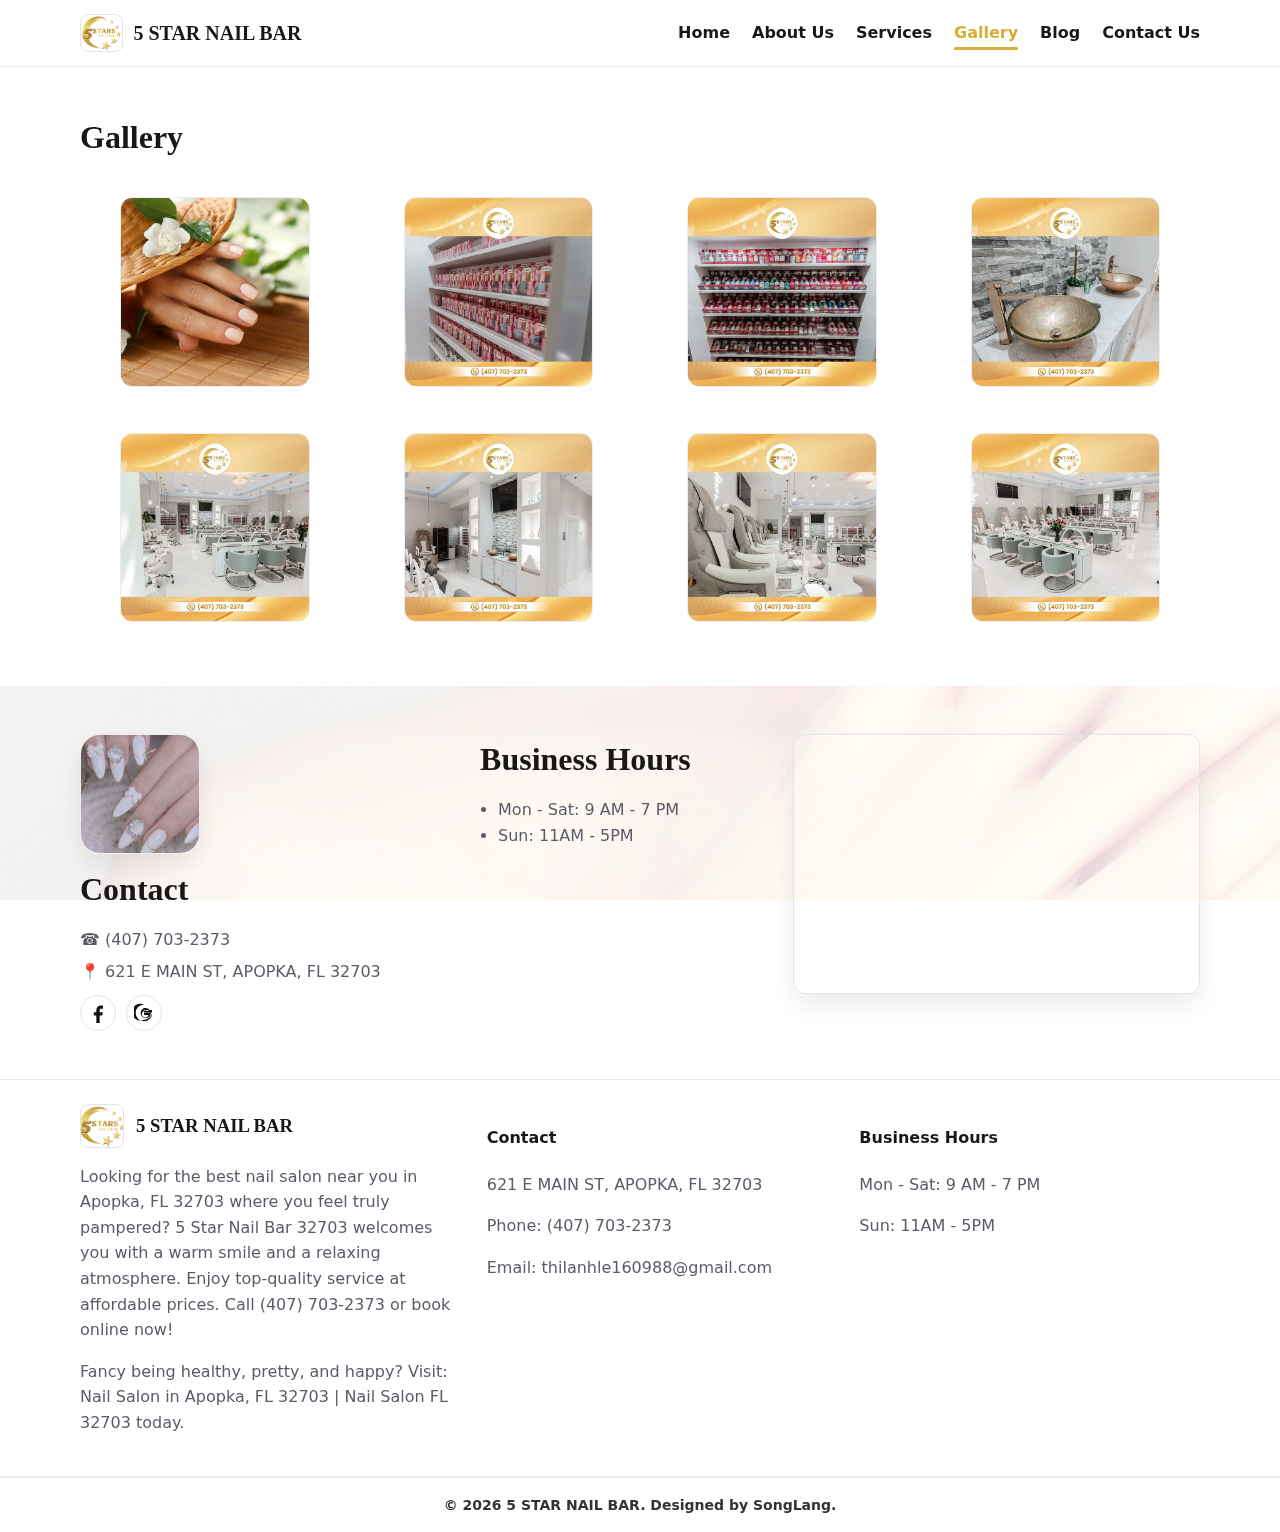
<file: gallery.html>
<!DOCTYPE html>
<html lang="en">
<head>
    <meta charset="utf-8">
    <meta name="viewport" content="width=device-width, initial-scale=1, maximum-scale=5, user-scalable=yes">
    <title>Gallery | 5 STAR NAIL BAR</title>
    <meta name="description" content="Gallery of nail design images from 5 STAR NAIL BAR.">
    <link rel="preconnect" href="https://fonts.googleapis.com">
    <link rel="preconnect" href="https://fonts.gstatic.com" crossorigin>
    <link href="https://fonts.googleapis.com/css2?family=Montserrat:wght@400;500;600;700&family=Playfair+Display:wght@600;700&display=swap" rel="stylesheet">
    <link rel="icon" href="favicon.svg" type="image/svg+xml">
    <link rel="icon" href="logo.jpg" type="image/jpeg">
    <style>
    :root{--bg:#ffffff;--text:#171717;--muted:#5b5b67;--container:1120px;--gold:#d4af37;--gold-2:#b88a2e}
    *{box-sizing:border-box}
    html,body{height:100%}
    body{margin:0;background:#ffffff url('anhnen.jpg') center/cover no-repeat;background-attachment:fixed;color:var(--text);font-family:Montserrat,system-ui,-apple-system,Segoe UI,Roboto,Arial,sans-serif;line-height:1.6;position:relative;display:flex;flex-direction:column;min-height:100vh}
    @media(max-width:680px){body{background-attachment:scroll}}
    body::before{content:"";position:fixed;inset:0;background:#fff;opacity:1;z-index:0;pointer-events:none}
    .container{width:min(var(--container),92%);margin:0 auto}
    .site-header{position:fixed;top:0;left:0;right:0;z-index:1000;background:rgba(255,255,255,.85);backdrop-filter:blur(8px);border-bottom:1px solid #e8e8ef}
    body{padding-top:64px}
    .header-inner{display:flex;align-items:center;justify-content:space-between;padding:14px 0}
    .brand{display:inline-flex;align-items:center;gap:10px;text-decoration:none;color:var(--text)}
    .brand-logo{height:38px;width:auto;border:1px solid #e3e3ea;border-radius:8px;background:#fff}
    .brand-name{font-family:"Playfair Display",serif;font-weight:700;font-size:20px}
    .nav-menu{list-style:none;margin:0;padding:0;display:flex;gap:22px;align-items:center}
    .nav-menu a{color:var(--text);text-decoration:none;font-weight:600;position:relative;padding-bottom:10px}
    .nav-menu a.active{color:var(--gold)}
    .nav-menu a.active::after{content:"";position:absolute;left:0;right:0;bottom:2px;height:3px;background:var(--gold);border-radius:2px}
    .section{padding:48px 0;position:relative;z-index:1}
    .section-title{font-family:"Playfair Display",serif;font-size:32px;margin:0 0 18px}
    .grid{display:grid;gap:14px;grid-template-columns:repeat(4,minmax(0,1fr))}
    @media(max-width:1100px){.grid{grid-template-columns:repeat(3,minmax(0,1fr))}}
    .tile{border:1px solid #ececf2;border-radius:12px;overflow:hidden;background:#f7f7fb;transition:transform .15s ease,box-shadow .2s ease}
    .tile:hover{transform:translateY(-3px);box-shadow:0 14px 28px rgba(0,0,0,.12)}
    .tile img{display:block;width:100%;height:100%;object-fit:cover;cursor:zoom-in}
    .nav-toggle{display:none;background:transparent;color:var(--text);border:1px solid #e3e3ea;padding:8px 12px;border-radius:8px;cursor:pointer;min-width:44px;min-height:44px}
    @media(max-width:900px){
      .grid{grid-template-columns:repeat(2,1fr);gap:10px}
      body{padding-top:60px}
      .section{padding:40px 0}
      .section-title{font-size:clamp(24px,5vw,32px)}
      .contact .contact-grid{grid-template-columns:1fr 1fr;gap:18px}
      .contact-title{font-size:clamp(22px,4vw,28px)}
      .contact-logo{width:100px;height:100px}
    }
    @media(max-width:680px){
      body{padding-top:56px}
      .site-header{padding:6px 0}
      .brand-logo{height:32px}
      .brand-name{font-size:16px}
      .nav-toggle{display:inline-block}
      .nav-menu{position:fixed;right:4%;top:56px;background:rgba(255,255,255,.99);border:1px solid #e8e8ef;border-radius:12px;padding:12px;display:none;flex-direction:column;gap:6px;width:min(280px,92vw);box-shadow:0 8px 24px rgba(0,0,0,.15)}
      .nav-menu.open{display:flex}
      .nav-menu a{padding:12px 16px;min-height:44px;display:flex;align-items:center}
      .section{padding:32px 0}
      .grid{grid-template-columns:repeat(2,1fr);gap:8px}
      .contact .contact-grid{grid-template-columns:1fr;gap:16px}
      .contact-title{font-size:clamp(20px,5vw,24px)}
      .contact-logo{width:80px;height:80px}
      .contact-row{font-size:14px}
      .socials{gap:8px}
      .social{width:40px;height:40px}
      .contact-map iframe{height:200px}
      .footer-cols{grid-template-columns:1fr 1fr;gap:20px}
    }
    @media(max-width:480px){
      .grid{grid-template-columns:1fr}
      .contact .contact-grid{grid-template-columns:1fr}
      .contact-map iframe{height:180px}
      .section{padding:28px 0}
      .footer-cols{grid-template-columns:1fr}
    }
    /* Lightbox */
    .lightbox-backdrop{position:fixed;inset:0;display:none;align-items:center;justify-content:center;background:rgba(0,0,0,.78);z-index:2000;padding:18px}
    .lightbox-backdrop.open{display:flex}
    .lightbox-backdrop img{max-width:90vw;max-height:90vh;border-radius:14px;box-shadow:0 20px 40px rgba(0,0,0,.35);background:#fff}
    /* Contact */
    .contact{position:relative;padding:48px 0}
    .contact::before{content:"";position:absolute;inset:0;background:url('anhnen.jpg') center/cover fixed no-repeat;z-index:-2;opacity:.25}
    .contact::after{content:"";position:absolute;inset:0;background:rgba(255,255,255,.35);z-index:-1}
    .contact>.container{position:relative;z-index:1}
    .contact .contact-grid{display:grid;grid-template-columns:1.3fr 1fr 1.4fr;gap:22px;align-items:start}
    .contact-title{font-family:"Playfair Display",serif;font-size:32px;margin:0 0 12px}
    .contact-logo{width:120px;height:120px;object-fit:cover;border-radius:20px;box-shadow:0 10px 24px rgba(0,0,0,.08);border:1px solid #ececf2;display:block;margin-bottom:10px}
    .contact-row{margin:6px 0;color:var(--muted)}
    .socials{display:flex;gap:10px;margin-top:10px}
    .social{width:36px;height:36px;display:grid;place-items:center;border-radius:50%;border:1px solid #e3e3ea;color:#111;text-decoration:none;background:#fff}
    .social:hover{background:#111;color:#fff}
    .hours{margin:0;padding-left:18px;color:var(--muted)}
    .contact-map iframe{width:100%;height:260px;border:1px solid #e3e3ea;border-radius:12px;box-shadow:0 10px 24px rgba(0,0,0,.08)}
    .footer-bottom{text-align:center;color:#333;border-top:1px solid #e8e8ef;padding:16px 0;font-size:14px;font-weight:600;position:relative;z-index:1}
    .footer-info{border-top:1px solid #e8e8ef;border-bottom:1px solid #e8e8ef;background:transparent;position:relative;z-index:1}
    .footer-cols{display:grid;grid-template-columns:1.1fr 1fr 1fr;gap:32px;align-items:start;padding:24px 0}
    .footer-brand{display:flex;align-items:center;gap:12px}
    .footer-logo{width:44px;height:44px;border-radius:8px;border:1px solid #e3e3ea;object-fit:cover;background:#fff}
    .footer-title{font-family:"Playfair Display",serif;font-weight:700;margin:0}
    .muted{color:var(--muted)}
    @media(max-width:680px){.footer-cols{grid-template-columns:1fr 1fr;gap:20px}}
    @media(max-width:480px){.footer-cols{grid-template-columns:1fr}}
    </style>
</head>
<body>
    <header class="site-header">
        <div class="container header-inner">
            <a href="index.html#hero" class="brand" aria-label="5 STAR NAIL BAR">
                <img class="brand-logo" src="logo.jpg" alt="5 STAR NAIL BAR">
                <span class="brand-name">5 STAR NAIL BAR</span>
            </a>
            <nav class="nav" aria-label="Main">
                <button class="nav-toggle" aria-expanded="false" aria-controls="nav-menu">☰</button>
                <ul id="nav-menu" class="nav-menu">
                    <li><a href="index.html#hero">Home</a></li>
                    <li><a href="about.html">About Us</a></li>
                    <li><a href="index.html#dich-vu">Services</a></li>
                    <li><a href="gallery.html">Gallery</a></li>
                    <li><a href="index.html#blog">Blog</a></li>
                    <li><a href="index.html#lien-he">Contact Us</a></li>
                </ul>
            </nav>
        </div>
    </header>

    <section class="section">
        <div class="container">
            <h1 class="section-title">Gallery</h1>
            <div class="grid">
                <figure class="tile"><img src="q1.jpg" alt="Design 1"></figure>
                <figure class="tile"><img src="q2.jpg" alt="Design 2"></figure>
                <figure class="tile"><img src="q3.jpg" alt="Design 3"></figure>
                <figure class="tile"><img src="q4.jpg" alt="Design 4"></figure>
                <figure class="tile"><img src="q5.jpg" alt="Design 5"></figure>
                <figure class="tile"><img src="q6.jpg" alt="Design 6"></figure>
                <figure class="tile"><img src="q7.jpg" alt="Design 7"></figure>
                <figure class="tile"><img src="q8.jpg" alt="Design 8"></figure>
            </div>
        </div>
    </section>

    <div class="lightbox-backdrop" aria-hidden="true"><img alt=""></div>

    <section id="lien-he" class="section contact">
        <div class="container">
            <div class="contact-grid">
                <div class="contact-brand">
                    <img class="contact-logo" src="w21.jpg" alt="5 STAR NAIL BAR logo">
                    <h2 class="contact-title">Contact</h2>
                    <p class="contact-row">☎ (407) 703-2373</p>
                    <p class="contact-row">📍 621 E MAIN ST, APOPKA, FL 32703</p>
                    <div class="socials">
                        <a href="https://www.facebook.com/5starnailbarapopka" target="_blank" rel="noopener noreferrer" aria-label="Facebook" class="social">
                            <svg viewBox="0 0 24 24" width="20" height="20" fill="currentColor"><path d="M13 3h4a1 1 0 0 1 1 1v3h-3c-.55 0-1 .45-1 1v3h4l-1 4h-3v9h-4v-9H7v-4h3V8.5A5.5 5.5 0 0 1 15.5 3H17"/></svg>
                        </a>
                        <a href="https://www.google.com/search?q=5+Star+Nail+Bar+Apopka+FL+32703&ludocid=6332876811964097371&lsig=AB86z5VWB0qkQeEKSFLA_2hWEz7v" target="_blank" rel="noopener noreferrer" aria-label="Google" class="social">
                            <svg viewBox="0 0 24 24" width="20" height="20" fill="currentColor" aria-hidden="true">
                                <path d="M12 2a10 10 0 1 0 0 20c5.2 0 9.5-3.9 9.5-9 0-.6-.1-1.1-.2-1.6h-9.3v3h5.4c-.3 1.7-1.9 3-3.9 3-2.3 0-4.1-1.8-4.1-4.1S11.7 9 14 9c1 0 1.9.4 2.5 1l2-2.1C17.5 6.9 15.9 6 14 6c-3.3 0-6 2.5-6 5.9s2.7 6.1 6.1 6.1c3.5 0 6-2.4 6-5.8 0-.4-.1-.9-.1-1.2L12 10.9V8.4h9.5c.1.5.2 1 .2 1.6 0 5.5-4.3 10-9.7 10A10 10 0 1 1 12 2Z"/>
                            </svg>
                        </a>
                    </div>
                </div>
                <div class="contact-hours">
                    <h2 class="contact-title">Business Hours</h2>
                    <ul class="hours">
                        <li>Mon - Sat: 9 AM - 7 PM</li>
                        <li>Sun: 11AM - 5PM</li>
                    </ul>
                </div>
                <div class="contact-map">
                    <iframe title="Map" src="https://www.google.com/maps/embed?pb=!1m18!1m12!1m3!1d3503.1234567890!2d-81.4977491!3d28.6741252!2m3!1f0!2f0!3f0!3m2!1i1024!2i768!4f13.1!3m3!1m2!1s0x88e7774a9298abe1%3A0x57e2e5e84f6da35b!2s5%20Star%20Nail%20Bar!5e0!3m2!1sen!2sus!4v1736380800000!5m2!1sen!2sus" loading="lazy" referrerpolicy="no-referrer-when-downgrade"></iframe>
                </div>
            </div>
        </div>
    </section>

    <section class="footer-info">
        <div class="container footer-cols">
            <div>
                <div class="footer-brand">
                    <img src="logo.jpg" alt="5 STAR NAIL BAR" class="footer-logo">
                    <h3 class="footer-title">5 STAR NAIL BAR</h3>
                </div>
                <p class="muted">Looking for the best nail salon near you in Apopka, FL 32703 where you feel truly pampered? 5 Star Nail Bar 32703 welcomes you with a warm smile and a relaxing atmosphere. Enjoy top-quality service at affordable prices. Call (407) 703-2373 or book online now!</p>
                <p class="muted">Fancy being healthy, pretty, and happy? Visit: Nail Salon in Apopka, FL 32703 | Nail Salon FL 32703 today.</p>
            </div>
            <div>
                <h4>Contact</h4>
                <p class="muted">621 E MAIN ST, APOPKA, FL 32703</p>
                <p class="muted">Phone: (407) 703-2373</p>
                <p class="muted">Email: thilanhle160988@gmail.com</p>
            </div>
            <div>
                <h4>Business Hours</h4>
                <p class="muted">Mon - Sat: 9 AM - 7 PM</p>
                <p class="muted">Sun: 11AM - 5PM</p>
            </div>
        </div>
    </section>

    <div class="footer-bottom">© <span id="year"></span> 5 STAR NAIL BAR. Designed by SongLang.</div>

    <script>
    const yearEl=document.getElementById('year'); if(yearEl) yearEl.textContent=String(new Date().getFullYear());
    // Mobile menu toggle
    const navToggle=document.querySelector('.nav-toggle');
    const navMenu=document.getElementById('nav-menu');
    navToggle?.addEventListener('click',()=>{
      const expanded=navToggle.getAttribute('aria-expanded')==='true';
      navToggle.setAttribute('aria-expanded',String(!expanded));
      navMenu?.classList.toggle('open');
    });
    // Active underline by path
    (function(){
      const links=document.querySelectorAll('.nav-menu a');
      const path=location.pathname.split('/').pop()||'index.html';
      links.forEach(l=>{
        const href=l.getAttribute('href');
        if(href && !href.startsWith('#')){
          const file=href.split('/').pop();
          if(file===path) l.classList.add('active');
        }
      });
    })();
    // Lightbox for gallery
    (function(){
      const lightbox=document.querySelector('.lightbox-backdrop');
      if(!lightbox) return;
      const lightboxImg=lightbox.querySelector('img');
      const targets=document.querySelectorAll('.grid .tile img');
      targets.forEach(img=>{
        img.addEventListener('click',()=>{
          lightboxImg.src=img.src;
          lightboxImg.alt=img.alt||'';
          lightbox.classList.add('open');
          lightbox.setAttribute('aria-hidden','false');
        });
      });
      lightbox.addEventListener('click',(e)=>{
        if(e.target===lightbox){
          lightbox.classList.remove('open');
          lightbox.setAttribute('aria-hidden','true');
          lightboxImg.src='';
        }
      });
      document.addEventListener('keydown',(e)=>{
        if(e.key==='Escape' && lightbox.classList.contains('open')){
          lightbox.classList.remove('open');
          lightbox.setAttribute('aria-hidden','true');
          lightboxImg.src='';
        }
      });
    })();
    </script>
</body>
</html>
</file>
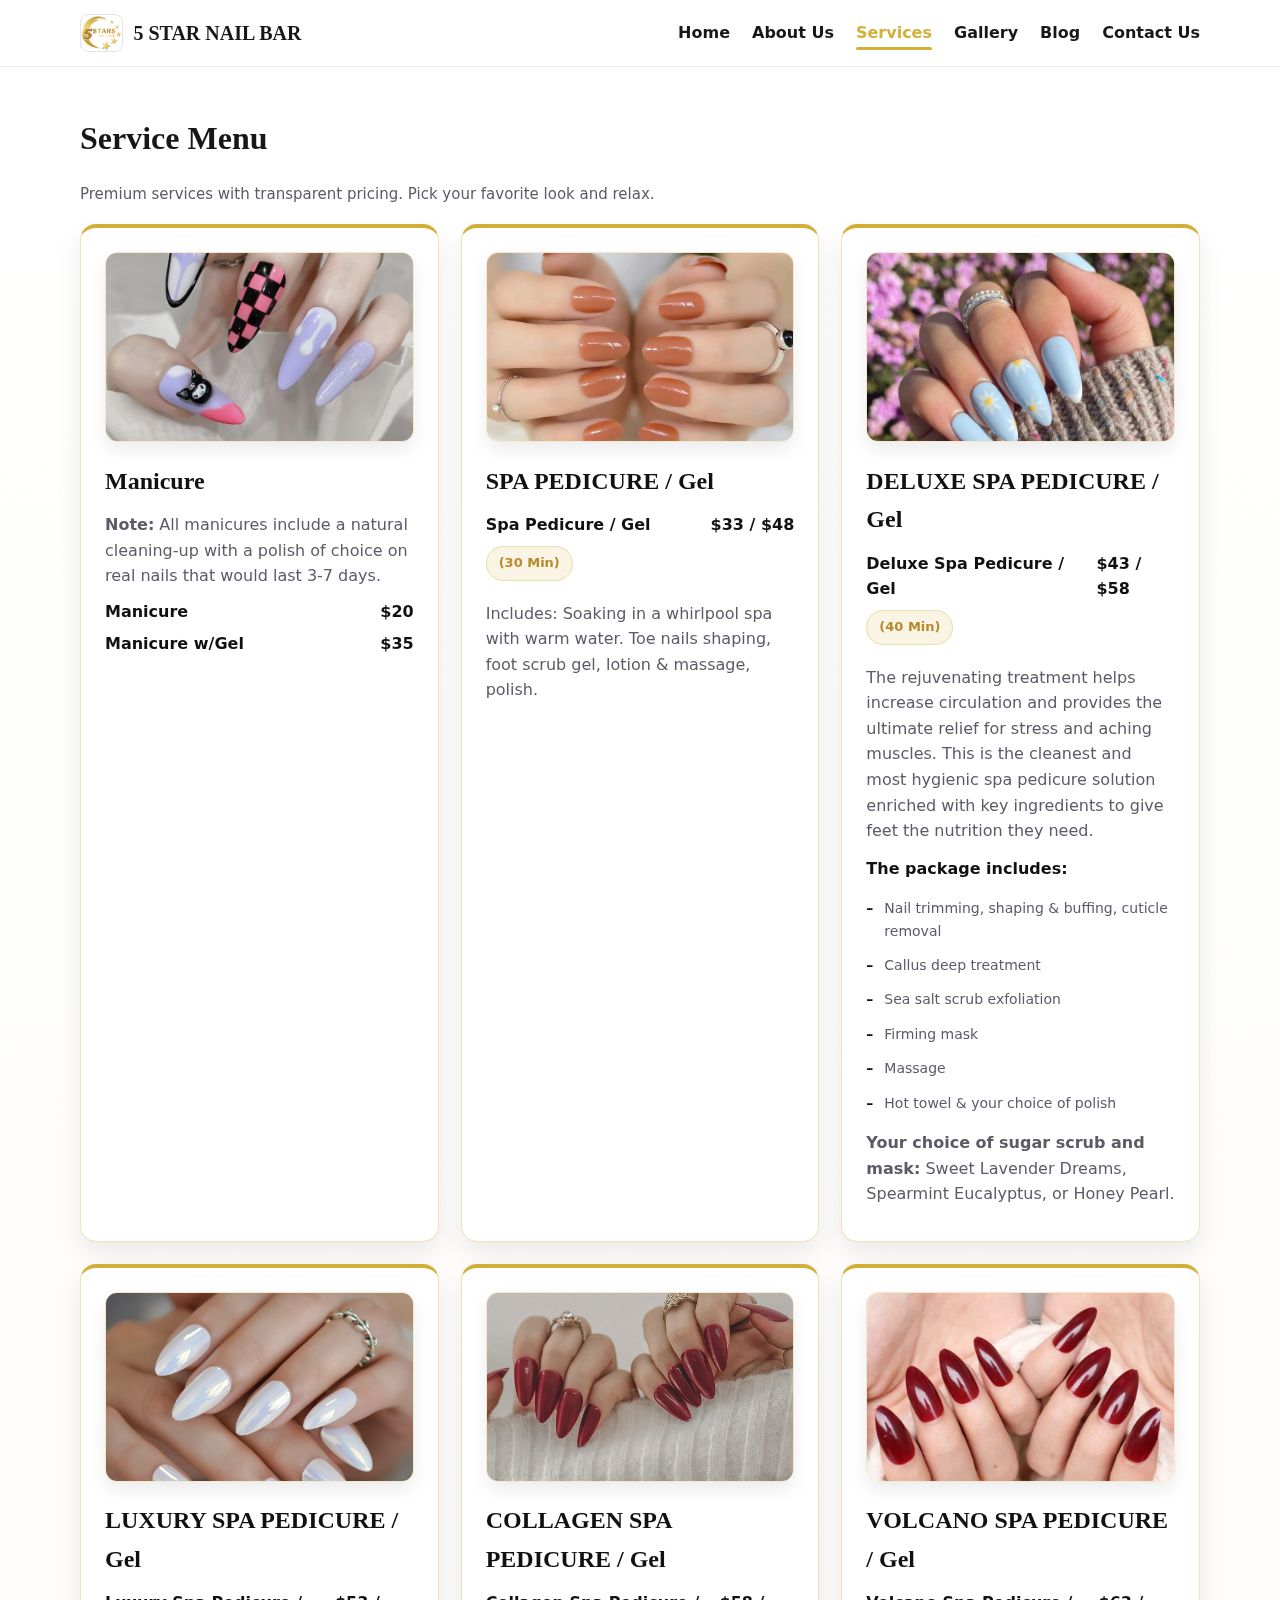
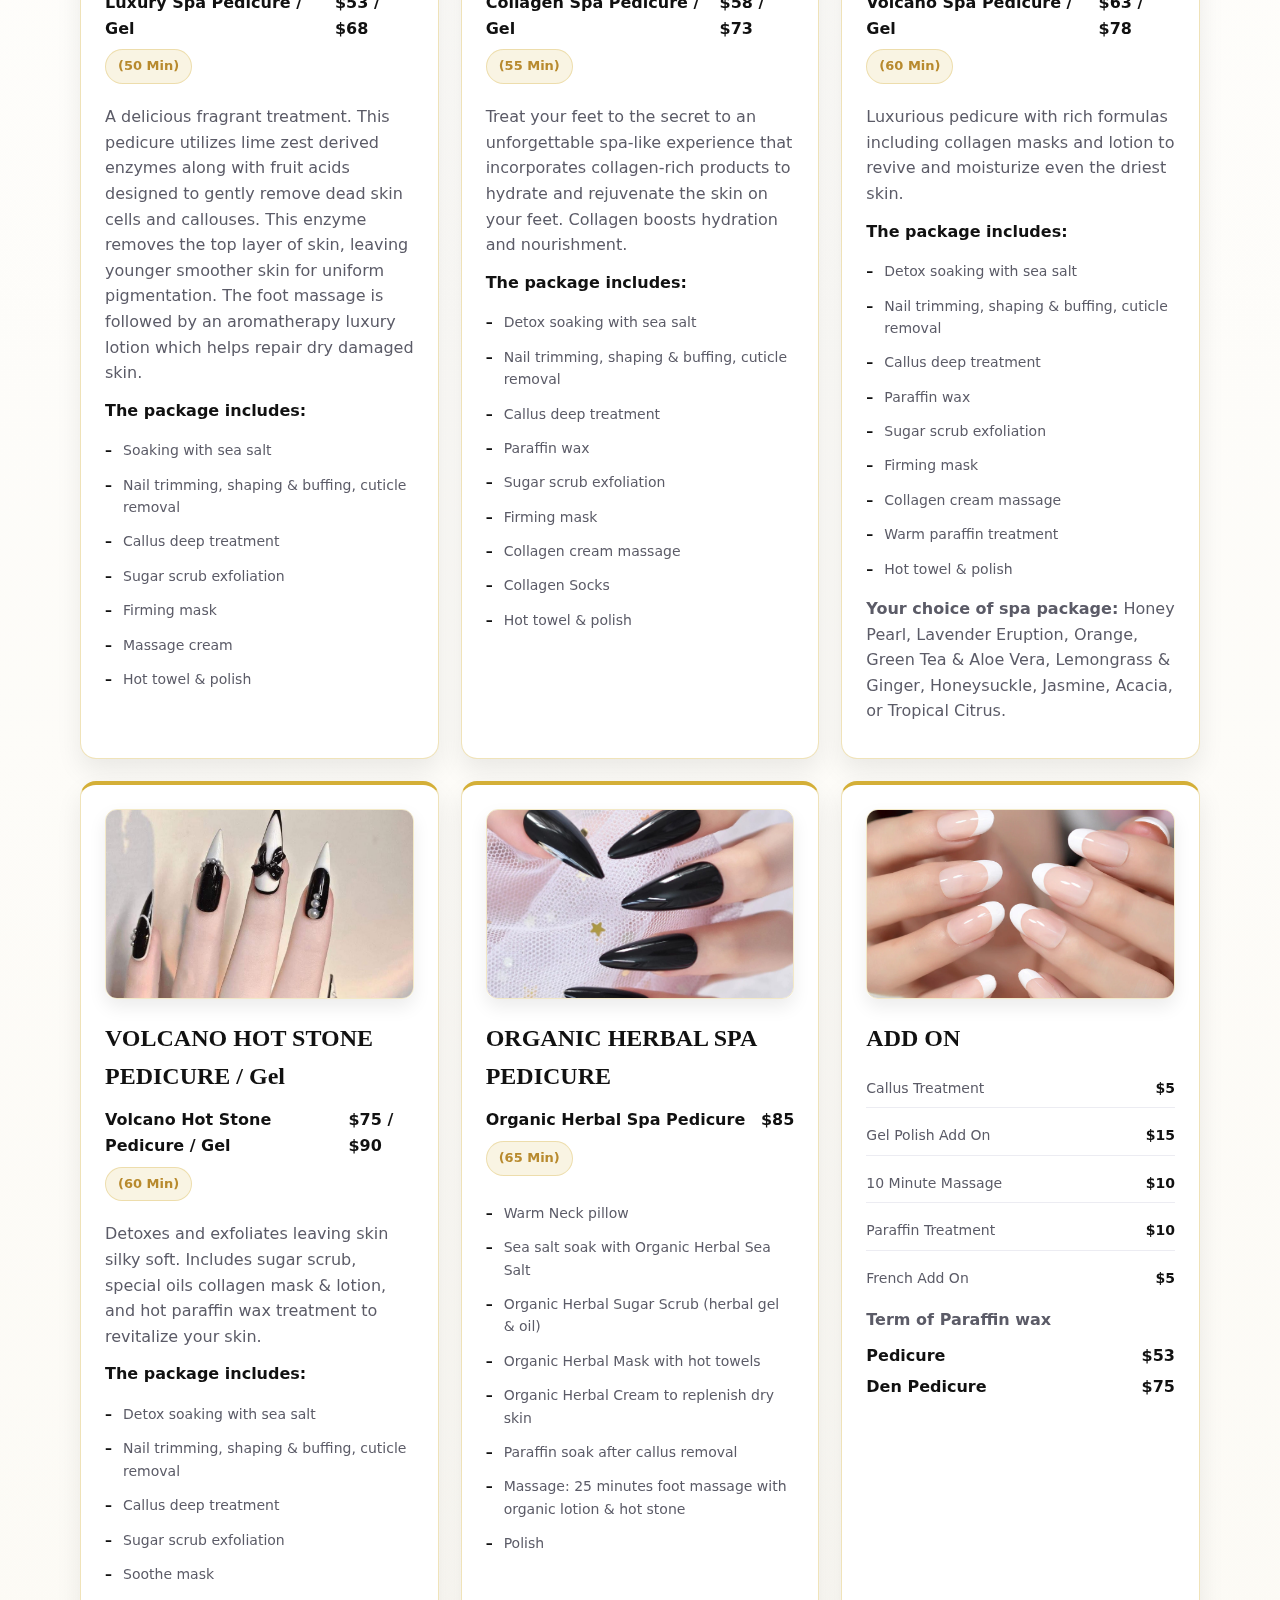
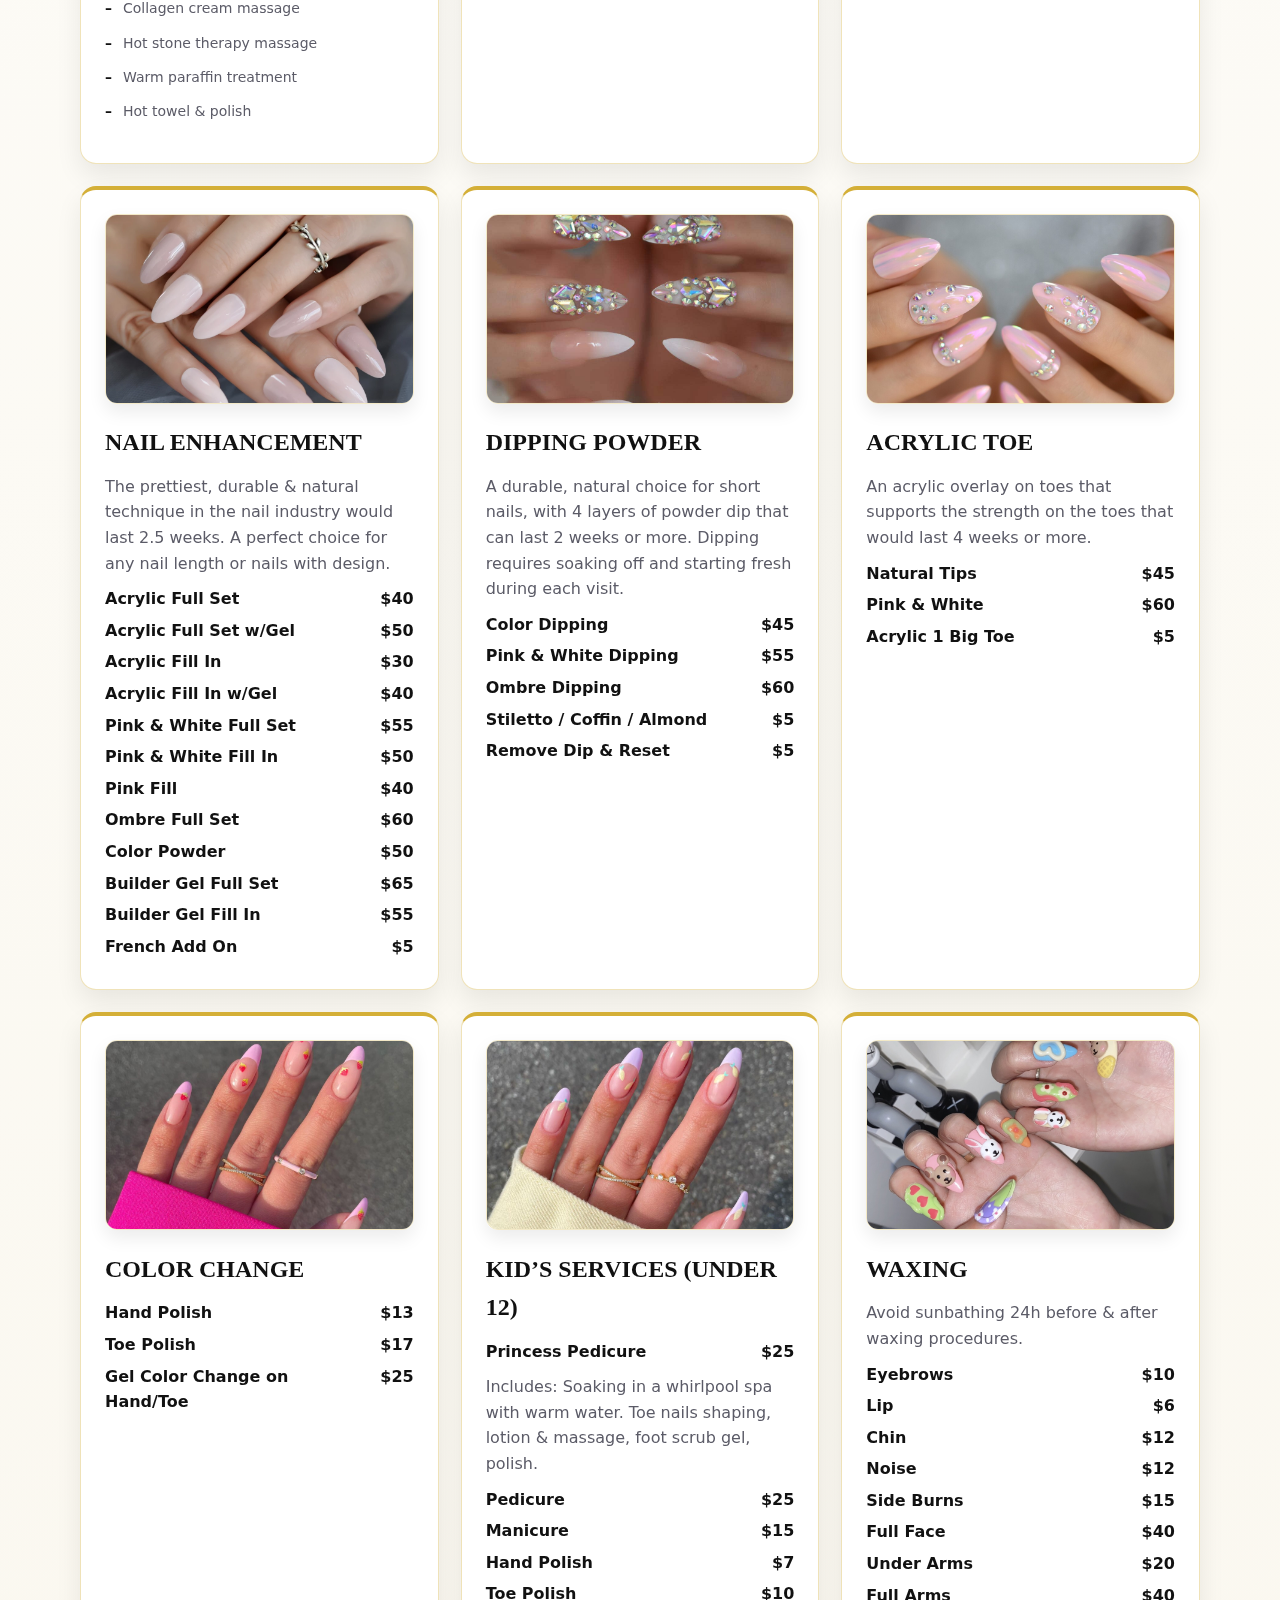
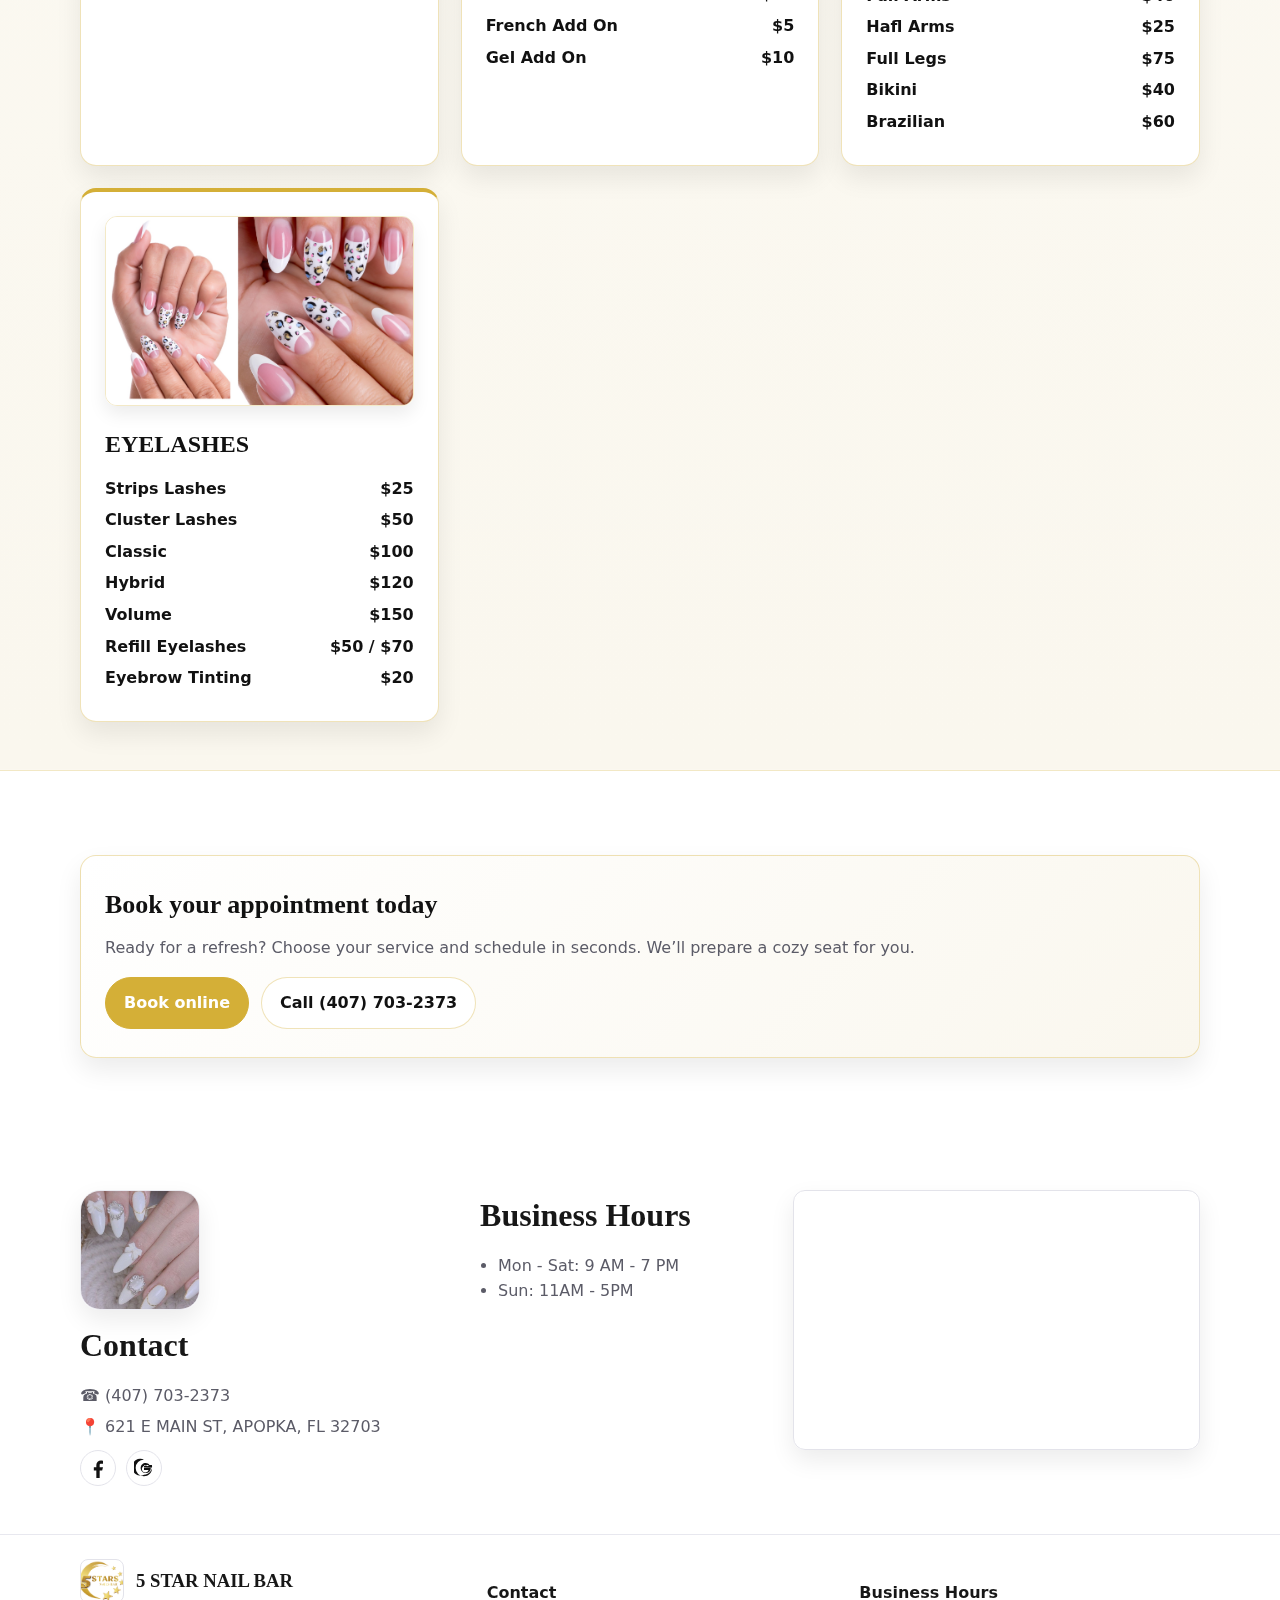
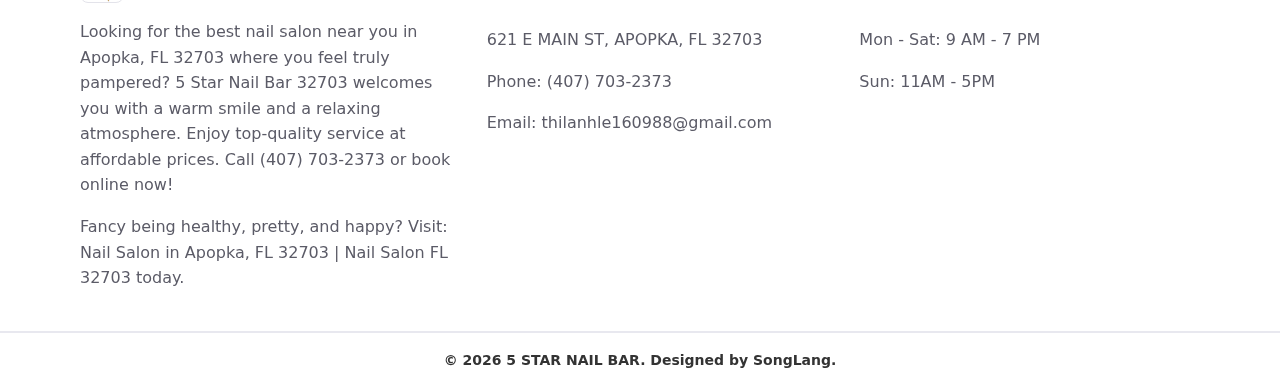
<file: services.html>
<!DOCTYPE html>
<html lang="en">
<head>
    <meta charset="utf-8">
    <meta name="viewport" content="width=device-width, initial-scale=1, maximum-scale=5, user-scalable=yes">
    <title>Services | 5 STAR NAIL BAR</title>
    <meta name="description" content="Service menu of 5 STAR NAIL BAR.">
    <link rel="preconnect" href="https://fonts.googleapis.com">
    <link rel="preconnect" href="https://fonts.gstatic.com" crossorigin>
    <link href="https://fonts.googleapis.com/css2?family=Montserrat:wght@400;500;600;700&family=Playfair+Display:wght@600;700&display=swap" rel="stylesheet">
    <link rel="icon" href="favicon.svg" type="image/svg+xml">
    <link rel="icon" href="logo.jpg" type="image/jpeg">
    <style>
    :root{--bg:#ffffff;--text:#171717;--muted:#5b5b67;--container:1120px;--gold:#d4af37;--gold-2:#b88a2e}
    *{box-sizing:border-box}
    html,body{height:100%}
    body{margin:0;background:#ffffff url('anhnen.jpg') center/cover no-repeat;background-attachment:fixed;color:var(--text);font-family:Montserrat,system-ui,-apple-system,Segoe UI,Roboto,Arial,sans-serif;line-height:1.6;position:relative;display:flex;flex-direction:column;min-height:100vh}
    @media(max-width:680px){body{background-attachment:scroll}}
    body::before{content:"";position:fixed;inset:0;background:#fff;opacity:1;z-index:0;pointer-events:none}
    .container{width:min(var(--container),92%);margin:0 auto}
    .site-header{position:fixed;top:0;left:0;right:0;z-index:1000;background:rgba(255,255,255,.85);backdrop-filter:blur(8px);border-bottom:1px solid #e8e8ef}
    body{padding-top:64px}
    .header-inner{display:flex;align-items:center;justify-content:space-between;padding:14px 0}
    .brand{display:inline-flex;align-items:center;gap:10px;text-decoration:none;color:var(--text)}
    .brand-logo{height:38px;width:auto;border:1px solid #e3e3ea;border-radius:8px;background:#fff}
    .brand-name{font-family:"Playfair Display",serif;font-weight:700;font-size:20px}
    .nav-menu{list-style:none;margin:0;padding:0;display:flex;gap:22px;align-items:center}
    .nav-menu a{color:var(--text);text-decoration:none;font-weight:600;position:relative;padding-bottom:10px}
    .nav-menu a.active{color:var(--gold)}
    .nav-menu a.active::after{content:"";position:absolute;left:0;right:0;bottom:2px;height:3px;background:var(--gold);border-radius:2px}
    .section{padding:48px 0;position:relative;z-index:1}
    .section-title{font-family:"Playfair Display",serif;font-size:32px;margin:0 0 18px}
    .menus{display:grid;gap:16px;grid-template-columns:1fr 1fr}
    .menu-img{width:100%;border:1px solid #ececf2;border-radius:12px;box-shadow:0 10px 24px rgba(0,0,0,.08);background:#fff;display:block}
    .section-lead{color:var(--muted);margin:4px 0 18px;font-size:15px}
    .service-menu{background:linear-gradient(180deg,#ffffff 0%,#faf7ee 100%);border-top:1px solid rgba(212,175,55,.28);border-bottom:1px solid rgba(212,175,55,.28)}
    .service-cards{display:grid;gap:22px;grid-template-columns:repeat(auto-fit,minmax(300px,1fr))}
    .service-card{background:#fff;border:1.2px solid rgba(212,175,55,.35);border-top:4px solid var(--gold);border-radius:16px;padding:24px;box-shadow:0 12px 26px rgba(0,0,0,.08);transition:transform .18s ease,box-shadow .2s ease,border-color .2s ease}
    .service-card:hover{transform:translateY(-4px);box-shadow:0 18px 32px rgba(0,0,0,.12);border-color:rgba(212,175,55,.55)}
    .service-img{width:100%;height:190px;border-radius:12px;object-fit:cover;margin-bottom:12px;border:1px solid rgba(212,175,55,.28);box-shadow:0 8px 18px rgba(0,0,0,.08)}
    .service-card h3{margin:0 0 12px;font-family:"Playfair Display",serif;font-size:24px;color:#111}
    .price-line{display:flex;justify-content:space-between;gap:12px;font-weight:700;color:#111;margin:6px 0}
    .duration{display:inline-flex;align-items:center;gap:6px;font-size:13px;font-weight:600;color:var(--gold-2);background:rgba(212,175,55,.14);border:1px solid rgba(212,175,55,.32);border-radius:999px;padding:6px 12px;margin:2px 0 10px;width:max-content}
    .service-desc{color:var(--muted);line-height:1.6;margin:10px 0}
    .service-includes{list-style:none;padding:0;margin:10px 0}
    .service-includes li{padding:6px 0;padding-left:18px;position:relative;color:var(--muted);font-size:14px}
    .service-includes li:before{content:"–";position:absolute;left:0;color:#111;font-weight:700}
    .extra-services{background:#f6f6f8;border:1.2px solid rgba(212,175,55,.35);border-radius:14px;padding:24px;margin-top:24px;box-shadow:0 12px 26px rgba(0,0,0,.08)}
    .extra-services h3{margin:0 0 16px;font-family:"Playfair Display",serif;font-size:24px;color:#111}
    .extra-list{list-style:none;padding:0;margin:0;display:grid;gap:8px}
    .extra-list li{display:flex;justify-content:space-between;gap:12px;padding:8px 0;border-bottom:1px solid #ececf2;color:var(--muted);font-size:14px}
    .extra-list li:last-child{border-bottom:none}
    .extra-list li strong{color:#111}
    /* Booking CTA */
    .cta{margin:36px 0;padding:28px 24px;border:1.2px solid rgba(212,175,55,.35);border-radius:16px;box-shadow:0 12px 26px rgba(0,0,0,.08);background:linear-gradient(135deg,#fff 0%,#faf7ee 100%)}
    .cta h2{margin:0 0 10px;font-family:"Playfair Display",serif;font-size:26px;color:#111}
    .cta p{margin:0 0 16px;color:var(--muted)}
    .cta-actions{display:flex;gap:12px;flex-wrap:wrap}
    .btn{display:inline-flex;align-items:center;justify-content:center;gap:8px;padding:12px 18px;border-radius:999px;border:1px solid rgba(212,175,55,.35);font-weight:700;text-decoration:none;cursor:pointer;transition:transform .15s ease,box-shadow .15s ease,background .15s ease,color .15s ease}
    .btn:hover{transform:translateY(-2px);box-shadow:0 10px 20px rgba(0,0,0,.1)}
    .btn-primary{background:var(--gold);color:#fff;border-color:var(--gold)}
    .btn-primary:hover{background:var(--gold-2)}
    .btn-outline{background:#fff;color:#111}
    /* Contact */
    .contact{position:relative;padding:48px 0}
    .contact::before{content:"";position:absolute;inset:0;background:url('anhnen.jpg') center/cover fixed no-repeat;z-index:-2;opacity:.25}
    .contact::after{content:"";position:absolute;inset:0;background:rgba(255,255,255,.35);z-index:-1}
    .contact>.container{position:relative;z-index:1}
    .contact .contact-grid{display:grid;grid-template-columns:1.3fr 1fr 1.4fr;gap:22px;align-items:start}
    .contact-title{font-family:"Playfair Display",serif;font-size:32px;margin:0 0 12px}
    .contact-logo{width:120px;height:120px;object-fit:cover;border-radius:20px;box-shadow:0 10px 24px rgba(0,0,0,.08);border:1px solid #ececf2;display:block;margin-bottom:10px}
    .contact-row{margin:6px 0;color:var(--muted)}
    .socials{display:flex;gap:10px;margin-top:10px}
    .social{width:36px;height:36px;display:grid;place-items:center;border-radius:50%;border:1px solid #e3e3ea;color:#111;text-decoration:none;background:#fff}
    .social:hover{background:#111;color:#fff}
    .hours{margin:0;padding-left:18px;color:var(--muted)}
    .contact-map iframe{width:100%;height:260px;border:1px solid #e3e3ea;border-radius:12px;box-shadow:0 10px 24px rgba(0,0,0,.08)}
    /* Lightbox */
    .lightbox-backdrop{position:fixed;inset:0;display:none;align-items:center;justify-content:center;background:rgba(0,0,0,.78);z-index:2000;padding:18px}
    .lightbox-backdrop.open{display:flex}
    .lightbox-backdrop img{max-width:90vw;max-height:90vh;border-radius:14px;box-shadow:0 20px 40px rgba(0,0,0,.35);background:#fff}
    .nav-toggle{display:none;background:transparent;color:var(--text);border:1px solid #e3e3ea;padding:8px 12px;border-radius:8px;cursor:pointer;min-width:44px;min-height:44px}
    @media(max-width:900px){
      .menus{grid-template-columns:1fr}
      .service-cards{grid-template-columns:1fr}
      body{padding-top:60px}
      .section{padding:40px 0}
      .section-title{font-size:clamp(24px,5vw,32px)}
      .contact .contact-grid{grid-template-columns:1fr 1fr;gap:18px}
      .contact-title{font-size:clamp(22px,4vw,28px)}
      .contact-logo{width:100px;height:100px}
      .service-category{margin-bottom:32px}
      .service-card{padding:16px}
      .cta{padding:24px 20px}
      .cta h2{font-size:clamp(22px,4vw,24px)}
    }
    @media(max-width:680px){
      body{padding-top:56px}
      .site-header{padding:6px 0}
      .brand-logo{height:32px}
      .brand-name{font-size:16px}
      .nav-toggle{display:inline-block}
      .nav-menu{position:fixed;right:4%;top:56px;background:rgba(255,255,255,.99);border:1px solid #e8e8ef;border-radius:12px;padding:12px;display:none;flex-direction:column;gap:6px;width:min(280px,92vw);box-shadow:0 8px 24px rgba(0,0,0,.15)}
      .nav-menu.open{display:flex}
      .nav-menu a{padding:12px 16px;min-height:44px;display:flex;align-items:center}
      .section{padding:32px 0}
      .contact .contact-grid{grid-template-columns:1fr;gap:16px}
      .contact-title{font-size:clamp(20px,5vw,24px)}
      .contact-logo{width:80px;height:80px}
      .contact-row{font-size:14px}
      .socials{gap:8px}
      .social{width:40px;height:40px}
      .contact-map iframe{height:200px}
      .service-card{padding:14px}
      .service-img{height:180px}
      .price-line{font-size:14px;padding:6px 0}
      .cta{padding:20px 16px}
      .cta-actions{flex-direction:column}
      .cta-actions .btn{width:100%}
    }
    .footer-bottom{text-align:center;color:#333;border-top:1px solid #e8e8ef;padding:16px 0;font-size:14px;font-weight:600;position:relative;z-index:1}
    .footer-info{border-top:1px solid #e8e8ef;border-bottom:1px solid #e8e8ef;background:transparent;position:relative;z-index:1}
    .footer-cols{display:grid;grid-template-columns:1.1fr 1fr 1fr;gap:32px;align-items:start;padding:24px 0}
    .footer-brand{display:flex;align-items:center;gap:12px}
    .footer-logo{width:44px;height:44px;border-radius:8px;border:1px solid #e3e3ea;object-fit:cover;background:#fff}
    .footer-title{font-family:"Playfair Display",serif;font-weight:700;margin:0}
    .muted{color:var(--muted)}
    @media(max-width:680px){.footer-cols{grid-template-columns:1fr 1fr;gap:20px}}
    @media(max-width:480px){
      .footer-cols{grid-template-columns:1fr}
      .contact .contact-grid{grid-template-columns:1fr}
      .contact-map iframe{height:180px}
      .section{padding:28px 0}
      .service-card{padding:12px}
      .service-img{height:160px}
      .service-category h2{font-size:clamp(20px,5vw,22px)}
      .category-desc{font-size:14px}
    }
    </style>
</head>
<body>
    <header class="site-header">
        <div class="container header-inner">
            <a href="index.html#hero" class="brand" aria-label="5 STAR NAIL BAR">
                <img class="brand-logo" src="logo.jpg" alt="5 STAR NAIL BAR">
                <span class="brand-name">5 STAR NAIL BAR</span>
            </a>
            <nav class="nav" aria-label="Main">
                <button class="nav-toggle" aria-expanded="false" aria-controls="nav-menu">☰</button>
                <ul id="nav-menu" class="nav-menu">
                    <li><a href="index.html#hero">Home</a></li>
                    <li><a href="about.html">About Us</a></li>
                    <li><a href="services.html">Services</a></li>
                    <li><a href="gallery.html">Gallery</a></li>
                    <li><a href="index.html#blog">Blog</a></li>
                    <li><a href="index.html#lien-he">Contact Us</a></li>
                </ul>
            </nav>
        </div>
    </header>

    <section class="section service-menu">
        <div class="container">
            <h1 class="section-title">Service Menu</h1>
            <p class="section-lead">Premium services with transparent pricing. Pick your favorite look and relax.</p>
            <div class="service-cards">
                <div class="service-card">
                    <img class="service-img" src="w13.png" alt="Manicure service">
                    <h3>Manicure</h3>
                    <p class="service-desc"><strong>Note:</strong> All manicures include a natural cleaning-up with a polish of choice on real nails that would last 3-7 days.</p>
                    <div class="price-line"><span>Manicure</span><span>$20</span></div>
                    <div class="price-line"><span>Manicure w/Gel</span><span>$35</span></div>
                </div>

                <div class="service-card">
                    <img class="service-img" src="w1.png" alt="Spa pedicure service">
                    <h3>SPA PEDICURE / Gel</h3>
                    <div class="price-line"><span>Spa Pedicure / Gel</span><span>$33 / $48</span></div>
                    <p class="duration">(30 Min)</p>
                    <p class="service-desc">Includes: Soaking in a whirlpool spa with warm water. Toe nails shaping, foot scrub gel, lotion & massage, polish.</p>
                </div>

                <div class="service-card">
                    <img class="service-img" src="w2.png" alt="Deluxe spa pedicure">
                    <h3>DELUXE SPA PEDICURE / Gel</h3>
                    <div class="price-line"><span>Deluxe Spa Pedicure / Gel</span><span>$43 / $58</span></div>
                    <p class="duration">(40 Min)</p>
                    <p class="service-desc">The rejuvenating treatment helps increase circulation and provides the ultimate relief for stress and aching muscles. This is the cleanest and most hygienic spa pedicure solution enriched with key ingredients to give feet the nutrition they need.</p>
                    <p class="service-desc" style="margin-top:12px;font-weight:600;color:#111;">The package includes:</p>
                    <ul class="service-includes">
                        <li>Nail trimming, shaping & buffing, cuticle removal</li>
                        <li>Callus deep treatment</li>
                        <li>Sea salt scrub exfoliation</li>
                        <li>Firming mask</li>
                        <li>Massage</li>
                        <li>Hot towel & your choice of polish</li>
                    </ul>
                    <p class="service-desc"><strong>Your choice of sugar scrub and mask:</strong> Sweet Lavender Dreams, Spearmint Eucalyptus, or Honey Pearl.</p>
                </div>

                <div class="service-card">
                    <img class="service-img" src="w3.png" alt="Luxury spa pedicure">
                    <h3>LUXURY SPA PEDICURE / Gel</h3>
                    <div class="price-line"><span>Luxury Spa Pedicure / Gel</span><span>$53 / $68</span></div>
                    <p class="duration">(50 Min)</p>
                    <p class="service-desc">A delicious fragrant treatment. This pedicure utilizes lime zest derived enzymes along with fruit acids designed to gently remove dead skin cells and callouses. This enzyme removes the top layer of skin, leaving younger smoother skin for uniform pigmentation. The foot massage is followed by an aromatherapy luxury lotion which helps repair dry damaged skin.</p>
                    <p class="service-desc" style="margin-top:12px;font-weight:600;color:#111;">The package includes:</p>
                    <ul class="service-includes">
                        <li>Soaking with sea salt</li>
                        <li>Nail trimming, shaping & buffing, cuticle removal</li>
                        <li>Callus deep treatment</li>
                        <li>Sugar scrub exfoliation</li>
                        <li>Firming mask</li>
                        <li>Massage cream</li>
                        <li>Hot towel & polish</li>
                    </ul>
                </div>

                <div class="service-card">
                    <img class="service-img" src="w4.png" alt="Collagen spa pedicure">
                    <h3>COLLAGEN SPA PEDICURE / Gel</h3>
                    <div class="price-line"><span>Collagen Spa Pedicure / Gel</span><span>$58 / $73</span></div>
                    <p class="duration">(55 Min)</p>
                    <p class="service-desc">Treat your feet to the secret to an unforgettable spa-like experience that incorporates collagen-rich products to hydrate and rejuvenate the skin on your feet. Collagen boosts hydration and nourishment.</p>
                    <p class="service-desc" style="margin-top:12px;font-weight:600;color:#111;">The package includes:</p>
                    <ul class="service-includes">
                        <li>Detox soaking with sea salt</li>
                        <li>Nail trimming, shaping & buffing, cuticle removal</li>
                        <li>Callus deep treatment</li>
                        <li>Paraffin wax</li>
                        <li>Sugar scrub exfoliation</li>
                        <li>Firming mask</li>
                        <li>Collagen cream massage</li>
                        <li>Collagen Socks</li>
                        <li>Hot towel & polish</li>
                    </ul>
                </div>

                <div class="service-card">
                    <img class="service-img" src="w5.png" alt="Volcano spa pedicure">
                    <h3>VOLCANO SPA PEDICURE / Gel</h3>
                    <div class="price-line"><span>Volcano Spa Pedicure / Gel</span><span>$63 / $78</span></div>
                    <p class="duration">(60 Min)</p>
                    <p class="service-desc">Luxurious pedicure with rich formulas including collagen masks and lotion to revive and moisturize even the driest skin.</p>
                    <p class="service-desc" style="margin-top:12px;font-weight:600;color:#111;">The package includes:</p>
                    <ul class="service-includes">
                        <li>Detox soaking with sea salt</li>
                        <li>Nail trimming, shaping & buffing, cuticle removal</li>
                        <li>Callus deep treatment</li>
                        <li>Paraffin wax</li>
                        <li>Sugar scrub exfoliation</li>
                        <li>Firming mask</li>
                        <li>Collagen cream massage</li>
                        <li>Warm paraffin treatment</li>
                        <li>Hot towel & polish</li>
                    </ul>
                    <p class="service-desc"><strong>Your choice of spa package:</strong> Honey Pearl, Lavender Eruption, Orange, Green Tea & Aloe Vera, Lemongrass & Ginger, Honeysuckle, Jasmine, Acacia, or Tropical Citrus.</p>
                </div>

                <div class="service-card">
                    <img class="service-img" src="w6.png" alt="Volcano hot stone pedicure">
                    <h3>VOLCANO HOT STONE PEDICURE / Gel</h3>
                    <div class="price-line"><span>Volcano Hot Stone Pedicure / Gel</span><span>$75 / $90</span></div>
                    <p class="duration">(60 Min)</p>
                    <p class="service-desc">Detoxes and exfoliates leaving skin silky soft. Includes sugar scrub, special oils collagen mask & lotion, and hot paraffin wax treatment to revitalize your skin.</p>
                    <p class="service-desc" style="margin-top:12px;font-weight:600;color:#111;">The package includes:</p>
                    <ul class="service-includes">
                        <li>Detox soaking with sea salt</li>
                        <li>Nail trimming, shaping & buffing, cuticle removal</li>
                        <li>Callus deep treatment</li>
                        <li>Sugar scrub exfoliation</li>
                        <li>Soothe mask</li>
                        <li>Collagen cream massage</li>
                        <li>Hot stone therapy massage</li>
                        <li>Warm paraffin treatment</li>
                        <li>Hot towel & polish</li>
                    </ul>
                </div>

                <div class="service-card">
                    <img class="service-img" src="w7.png" alt="Organic herbal spa pedicure">
                    <h3>ORGANIC HERBAL SPA PEDICURE</h3>
                    <div class="price-line"><span>Organic Herbal Spa Pedicure</span><span>$85</span></div>
                    <p class="duration">(65 Min)</p>
                    <ul class="service-includes">
                        <li>Warm Neck pillow</li>
                        <li>Sea salt soak with Organic Herbal Sea Salt</li>
                        <li>Organic Herbal Sugar Scrub (herbal gel & oil)</li>
                        <li>Organic Herbal Mask with hot towels</li>
                        <li>Organic Herbal Cream to replenish dry skin</li>
                        <li>Paraffin soak after callus removal</li>
                        <li>Massage: 25 minutes foot massage with organic lotion & hot stone</li>
                        <li>Polish</li>
                    </ul>
                </div>

                <div class="service-card">
                    <img class="service-img" src="w8.png" alt="Add on services">
                    <h3>ADD ON</h3>
                    <ul class="extra-list">
                        <li><span>Callus Treatment</span><strong>$5</strong></li>
                        <li><span>Gel Polish Add On</span><strong>$15</strong></li>
                        <li><span>10 Minute Massage</span><strong>$10</strong></li>
                        <li><span>Paraffin Treatment</span><strong>$10</strong></li>
                        <li><span>French Add On</span><strong>$5</strong></li>
                    </ul>
                    <p class="service-desc" style="margin-top:10px"><strong>Term of Paraffin wax</strong></p>
                    <div class="price-line"><span>Pedicure</span><span>$53</span></div>
                    <div class="price-line"><span>Den Pedicure</span><span>$75</span></div>
                </div>

                <div class="service-card">
                    <img class="service-img" src="w9.png" alt="Nail enhancement">
                    <h3>NAIL ENHANCEMENT</h3>
                    <p class="service-desc">The prettiest, durable & natural technique in the nail industry would last 2.5 weeks. A perfect choice for any nail length or nails with design.</p>
                    <div class="price-line"><span>Acrylic Full Set</span><span>$40</span></div>
                    <div class="price-line"><span>Acrylic Full Set w/Gel</span><span>$50</span></div>
                    <div class="price-line"><span>Acrylic Fill In</span><span>$30</span></div>
                    <div class="price-line"><span>Acrylic Fill In w/Gel</span><span>$40</span></div>
                    <div class="price-line"><span>Pink & White Full Set</span><span>$55</span></div>
                    <div class="price-line"><span>Pink & White Fill In</span><span>$50</span></div>
                    <div class="price-line"><span>Pink Fill</span><span>$40</span></div>
                    <div class="price-line"><span>Ombre Full Set</span><span>$60</span></div>
                    <div class="price-line"><span>Color Powder</span><span>$50</span></div>
                    <div class="price-line"><span>Builder Gel Full Set</span><span>$65</span></div>
                    <div class="price-line"><span>Builder Gel Fill In</span><span>$55</span></div>
                    <div class="price-line"><span>French Add On</span><span>$5</span></div>
                </div>

                <div class="service-card">
                    <img class="service-img" src="w10.png" alt="Dipping powder">
                    <h3>DIPPING POWDER</h3>
                    <p class="service-desc">A durable, natural choice for short nails, with 4 layers of powder dip that can last 2 weeks or more. Dipping requires soaking off and starting fresh during each visit.</p>
                    <div class="price-line"><span>Color Dipping</span><span>$45</span></div>
                    <div class="price-line"><span>Pink & White Dipping</span><span>$55</span></div>
                    <div class="price-line"><span>Ombre Dipping</span><span>$60</span></div>
                    <div class="price-line"><span>Stiletto / Coffin / Almond</span><span>$5</span></div>
                    <div class="price-line"><span>Remove Dip & Reset</span><span>$5</span></div>
                </div>

                <div class="service-card">
                    <img class="service-img" src="w11.png" alt="Acrylic toe">
                    <h3>ACRYLIC TOE</h3>
                    <p class="service-desc">An acrylic overlay on toes that supports the strength on the toes that would last 4 weeks or more.</p>
                    <div class="price-line"><span>Natural Tips</span><span>$45</span></div>
                    <div class="price-line"><span>Pink & White</span><span>$60</span></div>
                    <div class="price-line"><span>Acrylic 1 Big Toe</span><span>$5</span></div>
                </div>

                <div class="service-card">
                    <img class="service-img" src="w14.png" alt="Color change">
                    <h3>COLOR CHANGE</h3>
                    <div class="price-line"><span>Hand Polish</span><span>$13</span></div>
                    <div class="price-line"><span>Toe Polish</span><span>$17</span></div>
                    <div class="price-line"><span>Gel Color Change on Hand/Toe</span><span>$25</span></div>
                </div>

                <div class="service-card">
                    <img class="service-img" src="w15.png" alt="Kids services">
                    <h3>KID’S SERVICES (UNDER 12)</h3>
                    <div class="price-line"><span>Princess Pedicure</span><span>$25</span></div>
                    <p class="service-desc">Includes: Soaking in a whirlpool spa with warm water. Toe nails shaping, lotion & massage, foot scrub gel, polish.</p>
                    <div class="price-line"><span>Pedicure</span><span>$25</span></div>
                    <div class="price-line"><span>Manicure</span><span>$15</span></div>
                    <div class="price-line"><span>Hand Polish</span><span>$7</span></div>
                    <div class="price-line"><span>Toe Polish</span><span>$10</span></div>
                    <div class="price-line"><span>French Add On</span><span>$5</span></div>
                    <div class="price-line"><span>Gel Add On</span><span>$10</span></div>
                </div>

                <div class="service-card">
                    <img class="service-img" src="w16.png" alt="Waxing services">
                    <h3>WAXING</h3>
                    <p class="service-desc">Avoid sunbathing 24h before & after waxing procedures.</p>
                    <div class="price-line"><span>Eyebrows</span><span>$10</span></div>
                    <div class="price-line"><span>Lip</span><span>$6</span></div>
                    <div class="price-line"><span>Chin</span><span>$12</span></div>
                    <div class="price-line"><span>Noise</span><span>$12</span></div>
                    <div class="price-line"><span>Side Burns</span><span>$15</span></div>
                    <div class="price-line"><span>Full Face</span><span>$40</span></div>
                    <div class="price-line"><span>Under Arms</span><span>$20</span></div>
                    <div class="price-line"><span>Full Arms</span><span>$40</span></div>
                    <div class="price-line"><span>Hafl Arms</span><span>$25</span></div>
                    <div class="price-line"><span>Full Legs</span><span>$75</span></div>
                    <div class="price-line"><span>Bikini</span><span>$40</span></div>
                    <div class="price-line"><span>Brazilian</span><span>$60</span></div>
                </div>

                <div class="service-card">
                    <img class="service-img" src="w17.png" alt="Eyelashes services">
                    <h3>EYELASHES</h3>
                    <div class="price-line"><span>Strips Lashes</span><span>$25</span></div>
                    <div class="price-line"><span>Cluster Lashes</span><span>$50</span></div>
                    <div class="price-line"><span>Classic</span><span>$100</span></div>
                    <div class="price-line"><span>Hybrid</span><span>$120</span></div>
                    <div class="price-line"><span>Volume</span><span>$150</span></div>
                    <div class="price-line"><span>Refill Eyelashes</span><span>$50 / $70</span></div>
                    <div class="price-line"><span>Eyebrow Tinting</span><span>$20</span></div>
                </div>
            </div>
        </div>
    </section>

    <section class="section">
        <div class="container">
            <div class="cta">
                <h2>Book your appointment today</h2>
                <p>Ready for a refresh? Choose your service and schedule in seconds. We’ll prepare a cozy seat for you.</p>
                <div class="cta-actions">
                    <a class="btn btn-primary" href="https://abcapp.us/feedback/appointment?appid=v1vGJAi" target="_blank" rel="noopener noreferrer">Book online</a>
                    <a class="btn btn-outline" href="tel:+14077032373">Call (407) 703-2373</a>
                </div>
            </div>
        </div>
    </section>

    <section id="lien-he" class="section contact">
        <div class="container">
            <div class="contact-grid">
                <div class="contact-brand">
                    <img class="contact-logo" src="w21.jpg" alt="5 STAR NAIL BAR logo">
                    <h2 class="contact-title">Contact</h2>
                    <p class="contact-row">☎ (407) 703-2373</p>
                    <p class="contact-row">📍 621 E MAIN ST, APOPKA, FL 32703</p>
                    <div class="socials">
                        <a href="https://www.facebook.com/5starnailbarapopka" target="_blank" rel="noopener noreferrer" aria-label="Facebook" class="social">
                            <svg viewBox="0 0 24 24" width="20" height="20" fill="currentColor"><path d="M13 3h4a1 1 0 0 1 1 1v3h-3c-.55 0-1 .45-1 1v3h4l-1 4h-3v9h-4v-9H7v-4h3V8.5A5.5 5.5 0 0 1 15.5 3H17"/></svg>
                        </a>
                        <a href="https://www.google.com/search?q=5+Star+Nail+Bar+Apopka+FL+32703&ludocid=6332876811964097371&lsig=AB86z5VWB0qkQeEKSFLA_2hWEz7v" target="_blank" rel="noopener noreferrer" aria-label="Google" class="social">
                            <svg viewBox="0 0 24 24" width="20" height="20" fill="currentColor" aria-hidden="true">
                                <path d="M12 2a10 10 0 1 0 0 20c5.2 0 9.5-3.9 9.5-9 0-.6-.1-1.1-.2-1.6h-9.3v3h5.4c-.3 1.7-1.9 3-3.9 3-2.3 0-4.1-1.8-4.1-4.1S11.7 9 14 9c1 0 1.9.4 2.5 1l2-2.1C17.5 6.9 15.9 6 14 6c-3.3 0-6 2.5-6 5.9s2.7 6.1 6.1 6.1c3.5 0 6-2.4 6-5.8 0-.4-.1-.9-.1-1.2L12 10.9V8.4h9.5c.1.5.2 1 .2 1.6 0 5.5-4.3 10-9.7 10A10 10 0 1 1 12 2Z"/>
                            </svg>
                        </a>
                    </div>
                </div>
                <div class="contact-hours">
                    <h2 class="contact-title">Business Hours</h2>
                    <ul class="hours">
                        <li>Mon - Sat: 9 AM - 7 PM</li>
                        <li>Sun: 11AM - 5PM</li>
                    </ul>
                </div>
                <div class="contact-map">
                    <iframe title="Map" src="https://www.google.com/maps/embed?pb=!1m18!1m12!1m3!1d3503.1234567890!2d-81.4977491!3d28.6741252!2m3!1f0!2f0!3f0!3m2!1i1024!2i768!4f13.1!3m3!1m2!1s0x88e7774a9298abe1%3A0x57e2e5e84f6da35b!2s5%20Star%20Nail%20Bar!5e0!3m2!1sen!2sus!4v1736380800000!5m2!1sen!2sus" loading="lazy" referrerpolicy="no-referrer-when-downgrade"></iframe>
                </div>
            </div>
        </div>
    </section>

    <div class="lightbox-backdrop" aria-hidden="true"><img alt=""></div>

    <section class="footer-info">
        <div class="container footer-cols">
            <div>
                <div class="footer-brand">
                    <img src="logo.jpg" alt="5 STAR NAIL BAR" class="footer-logo">
                    <h3 class="footer-title">5 STAR NAIL BAR</h3>
                </div>
                <p class="muted">Looking for the best nail salon near you in Apopka, FL 32703 where you feel truly pampered? 5 Star Nail Bar 32703 welcomes you with a warm smile and a relaxing atmosphere. Enjoy top-quality service at affordable prices. Call (407) 703-2373 or book online now!</p>
                <p class="muted">Fancy being healthy, pretty, and happy? Visit: Nail Salon in Apopka, FL 32703 | Nail Salon FL 32703 today.</p>
            </div>
            <div>
                <h4>Contact</h4>
                <p class="muted">621 E MAIN ST, APOPKA, FL 32703</p>
                <p class="muted">Phone: (407) 703-2373</p>
                <p class="muted">Email: thilanhle160988@gmail.com</p>
            </div>
            <div>
                <h4>Business Hours</h4>
                <p class="muted">Mon - Sat: 9 AM - 7 PM</p>
                <p class="muted">Sun: 11AM - 5PM</p>
            </div>
        </div>
    </section>

    <div class="footer-bottom">© <span id="year"></span> 5 STAR NAIL BAR. Designed by SongLang.</div>

    <script>
    const yearEl=document.getElementById('year'); if(yearEl) yearEl.textContent=String(new Date().getFullYear());
    // Mobile menu toggle
    const navToggle=document.querySelector('.nav-toggle');
    const navMenu=document.getElementById('nav-menu');
    navToggle?.addEventListener('click',()=>{
      const expanded=navToggle.getAttribute('aria-expanded')==='true';
      navToggle.setAttribute('aria-expanded',String(!expanded));
      navMenu?.classList.toggle('open');
    });
    // Active underline by current path
    (function(){
      const links=document.querySelectorAll('.nav-menu a');
      const path=location.pathname.split('/').pop()||'index.html';
      links.forEach(l=>{
        const href=l.getAttribute('href');
        if(href && !href.startsWith('#')){
          const file=href.split('/').pop();
          if(file===path) l.classList.add('active');
        }
      });
    })();
    // Lightbox for service images
    (function(){
      const lightbox=document.querySelector('.lightbox-backdrop');
      if(!lightbox) return;
      const lightboxImg=lightbox.querySelector('img');
      const targets=document.querySelectorAll('.service-card .service-img');
      targets.forEach(img=>{
        img.style.cursor='zoom-in';
        img.addEventListener('click',()=>{
          lightboxImg.src=img.src;
          lightboxImg.alt=img.alt||'';
          lightbox.classList.add('open');
          lightbox.setAttribute('aria-hidden','false');
        });
      });
      lightbox.addEventListener('click',(e)=>{
        if(e.target===lightbox){
          lightbox.classList.remove('open');
          lightbox.setAttribute('aria-hidden','true');
          lightboxImg.src='';
        }
      });
      document.addEventListener('keydown',(e)=>{
        if(e.key==='Escape' && lightbox.classList.contains('open')){
          lightbox.classList.remove('open');
          lightbox.setAttribute('aria-hidden','true');
          lightboxImg.src='';
        }
      });
    })();
    </script>
</body>
</html>
</file>
